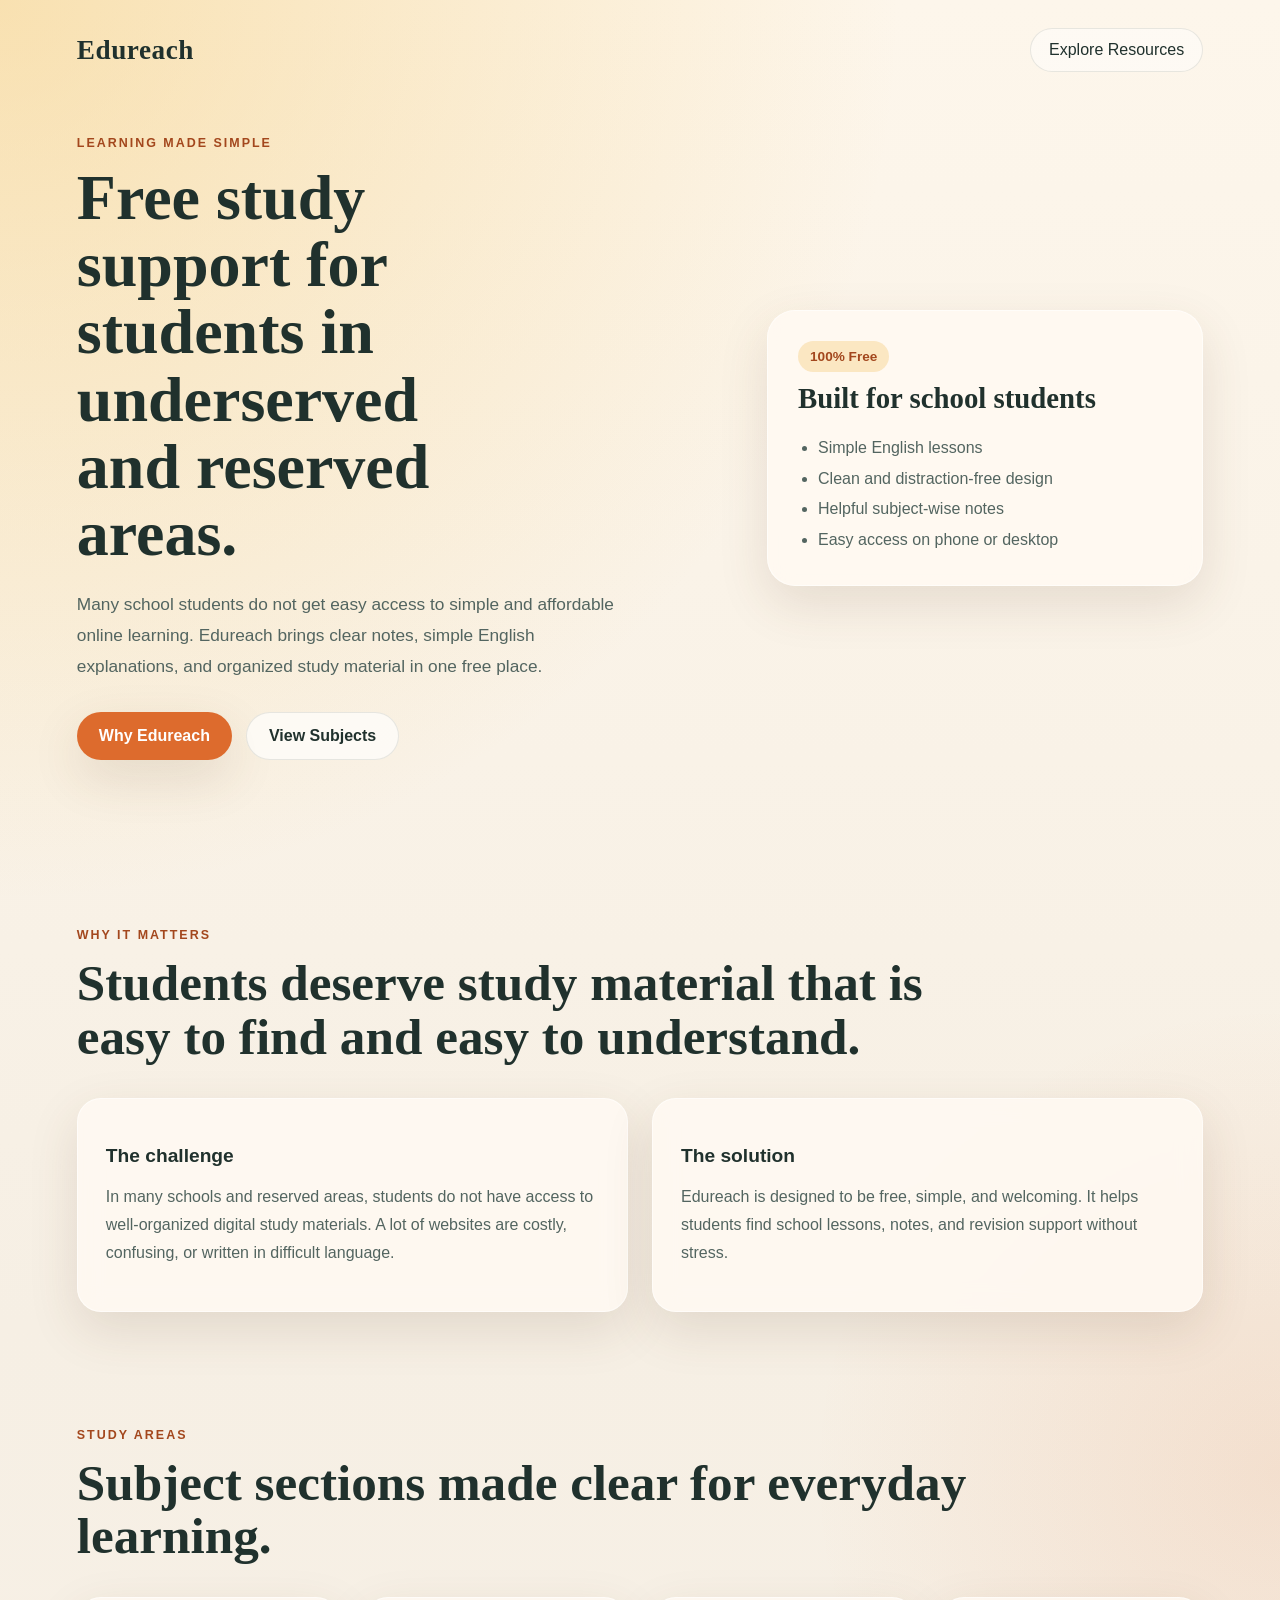
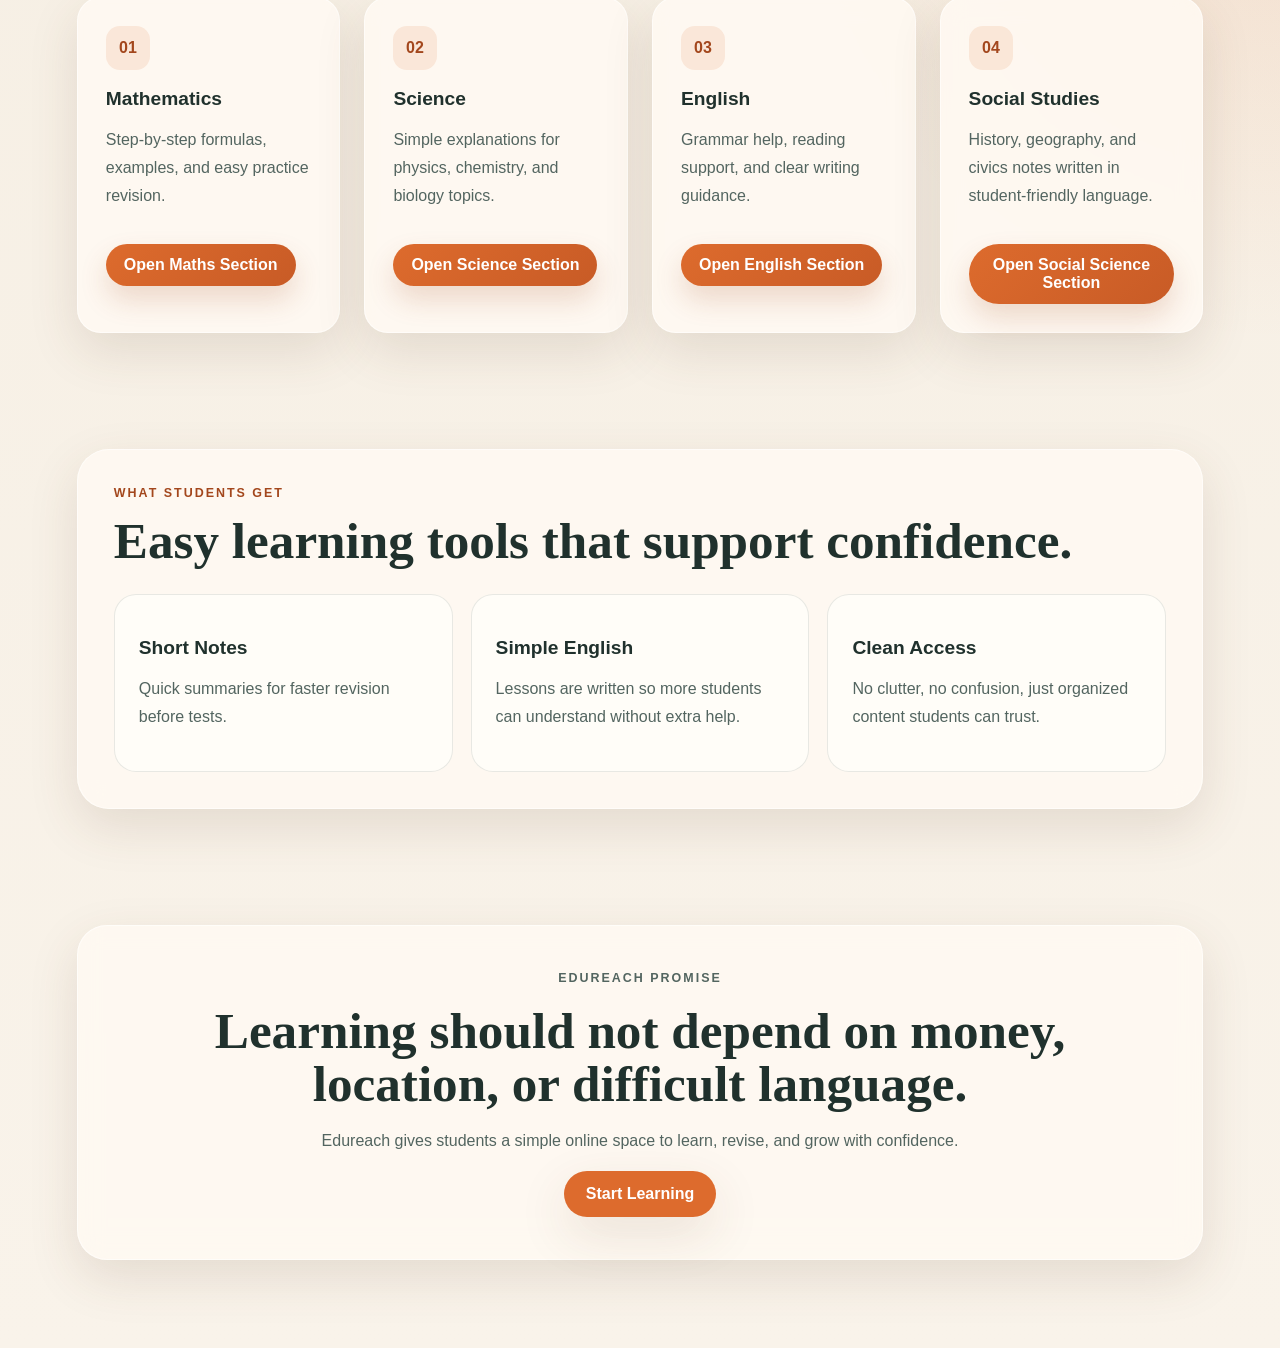
<file: index.html>
<!DOCTYPE html>
<html lang="en">
<head>
  <meta charset="UTF-8">
  <meta name="viewport" content="width=device-width, initial-scale=1.0">
  <title>Edureach | Free Study Resources for School Students</title>
  <link rel="stylesheet" href="styles.css">
</head>
<body id="top">
  <header class="hero">
    <nav class="topbar">
      <div class="brand">Edureach</div>
      <a class="nav-link" href="#resources">Explore Resources</a>
    </nav>

    <section class="hero-content">
      <div class="hero-text fade-up delay-1">
        <p class="eyebrow">Learning Made Simple</p>
        <h1>Free study support for students in underserved and reserved areas.</h1>
        <p class="lead">
          Many school students do not get easy access to simple and affordable online learning.
          Edureach brings clear notes, simple English explanations, and organized study material in one free place.
        </p>
        <div class="hero-actions">
          <a class="button primary" href="#about">Why Edureach</a>
          <a class="button secondary" href="#subjects">View Subjects</a>
        </div>
      </div>

      <div class="hero-card fade-up delay-2">
        <div class="card-badge">100% Free</div>
        <h2>Built for school students</h2>
        <ul>
          <li>Simple English lessons</li>
          <li>Clean and distraction-free design</li>
          <li>Helpful subject-wise notes</li>
          <li>Easy access on phone or desktop</li>
        </ul>
      </div>
    </section>
  </header>

  <main>
    <section class="problem section" id="about">
      <div class="section-heading fade-up delay-1">
        <p class="eyebrow">Why It Matters</p>
        <h2>Students deserve study material that is easy to find and easy to understand.</h2>
      </div>

      <div class="problem-grid">
        <article class="info-box fade-up delay-1">
          <h3>The challenge</h3>
          <p>
            In many schools and reserved areas, students do not have access to well-organized digital study materials.
            A lot of websites are costly, confusing, or written in difficult language.
          </p>
        </article>

        <article class="info-box fade-up delay-2">
          <h3>The solution</h3>
          <p>
            Edureach is designed to be free, simple, and welcoming. It helps students find school lessons,
            notes, and revision support without stress.
          </p>
        </article>
      </div>
    </section>

    <section class="subjects section" id="subjects">
      <div class="section-heading fade-up delay-1">
        <p class="eyebrow">Study Areas</p>
        <h2>Subject sections made clear for everyday learning.</h2>
      </div>

      <div class="subjects-grid">
        <article class="subject-card fade-up delay-1">
          <span>01</span>
          <h3>Mathematics</h3>
          <p>Step-by-step formulas, examples, and easy practice revision.</p>
          <button class="subject-link" onclick="window.location.href='maths.html'">Open Maths Section</button>
        </article>

        <article class="subject-card fade-up delay-2">
          <span>02</span>
          <h3>Science</h3>
          <p>Simple explanations for physics, chemistry, and biology topics.</p>
          <button class="subject-link" onclick="window.location.href='science.html'">Open Science Section</button>
        </article>

        <article class="subject-card fade-up delay-3">
          <span>03</span>
          <h3>English</h3>
          <p>Grammar help, reading support, and clear writing guidance.</p>
          <button class="subject-link" onclick="window.location.href='english.html'">Open English Section</button>
        </article>

        <article class="subject-card fade-up delay-4">
          <span>04</span>
          <h3>Social Studies</h3>
          <p>History, geography, and civics notes written in student-friendly language.</p>
          <button class="subject-link" onclick="window.location.href='social-science.html'">Open Social Science Section</button>
        </article>
      </div>
    </section>

    <section class="resources section" id="resources">
      <div class="resource-panel fade-up delay-1">
        <div>
          <p class="eyebrow">What Students Get</p>
          <h2>Easy learning tools that support confidence.</h2>
        </div>

        <div class="resource-list">
          <div class="resource-item">
            <h3>Short Notes</h3>
            <p>Quick summaries for faster revision before tests.</p>
          </div>
          <div class="resource-item">
            <h3>Simple English</h3>
            <p>Lessons are written so more students can understand without extra help.</p>
          </div>
          <div class="resource-item">
            <h3>Clean Access</h3>
            <p>No clutter, no confusion, just organized content students can trust.</p>
          </div>
        </div>
      </div>
    </section>

    <section class="cta section">
      <div class="cta-box fade-up delay-2">
        <p class="eyebrow">Edureach Promise</p>
        <h2>Learning should not depend on money, location, or difficult language.</h2>
        <p>
          Edureach gives students a simple online space to learn, revise, and grow with confidence.
        </p>
        <a class="button primary" href="#top">Start Learning</a>
      </div>
    </section>
  </main>
</body>
</html>
</file>
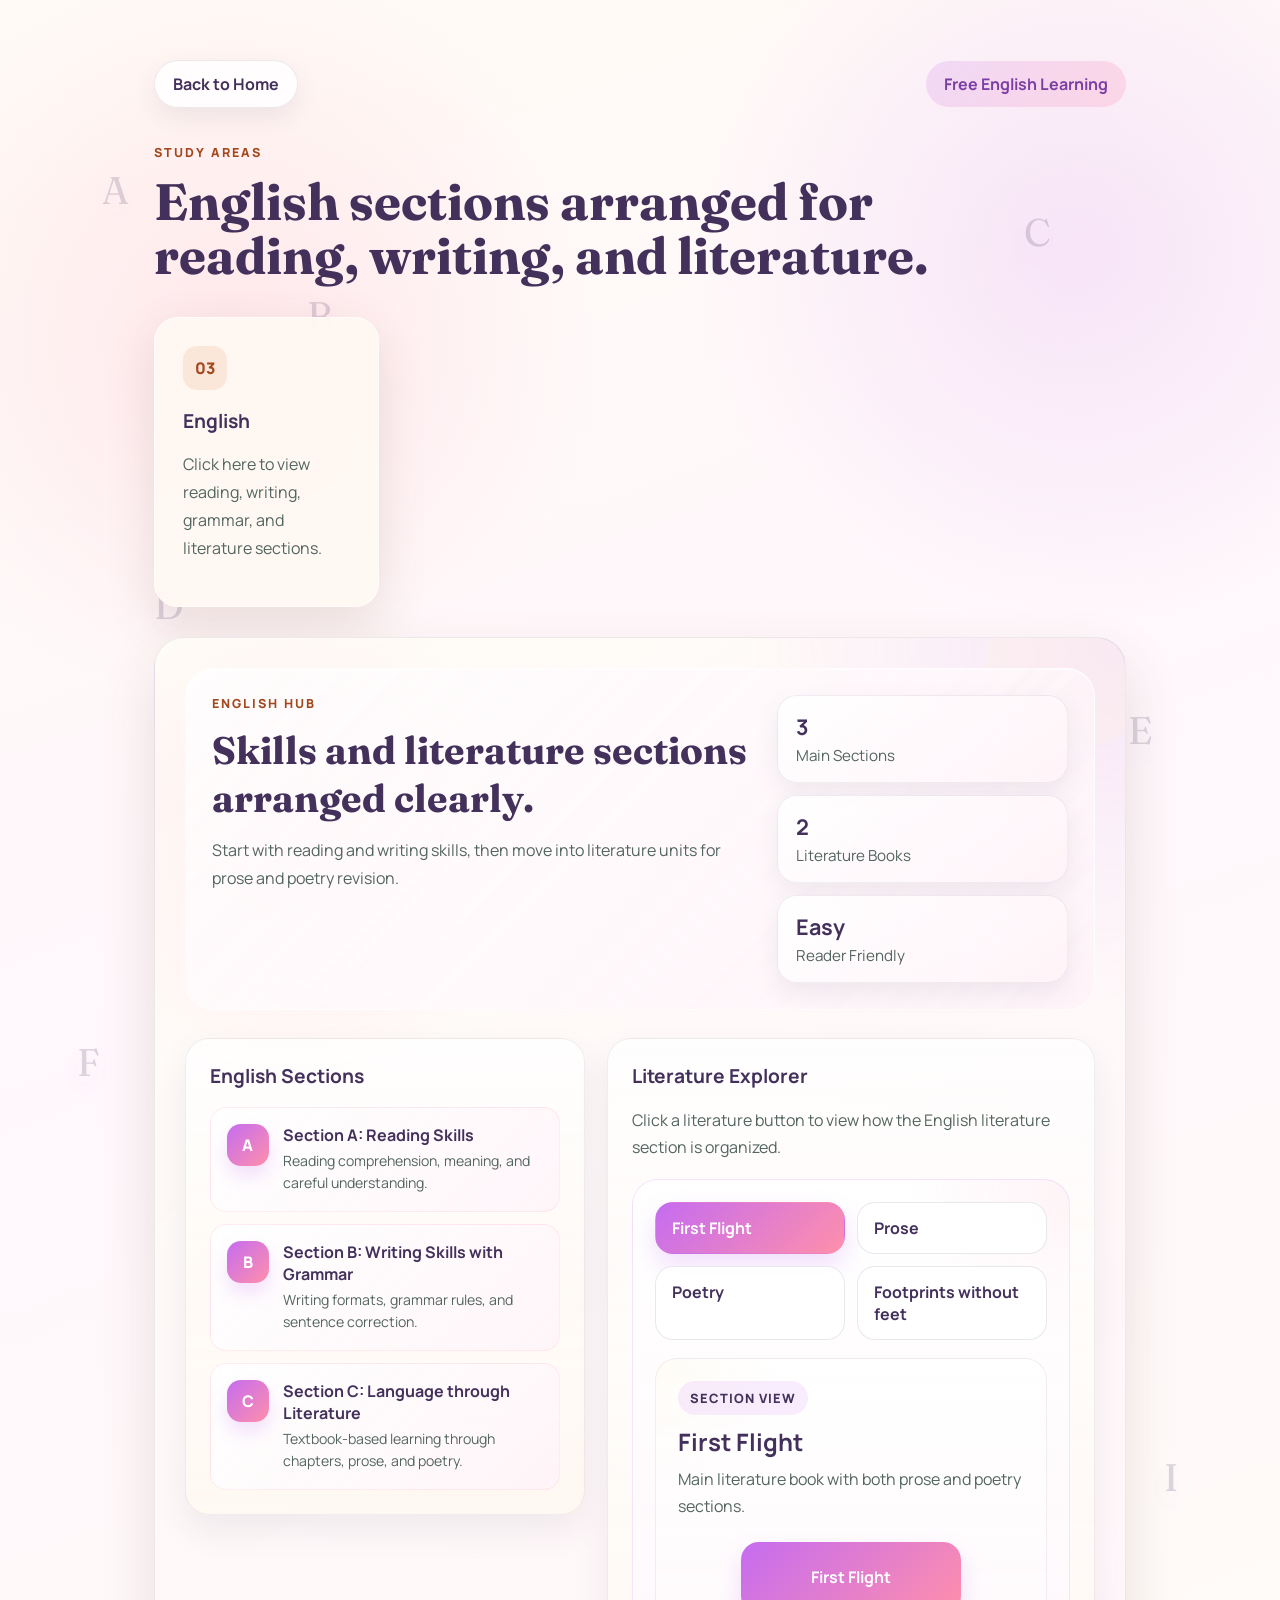
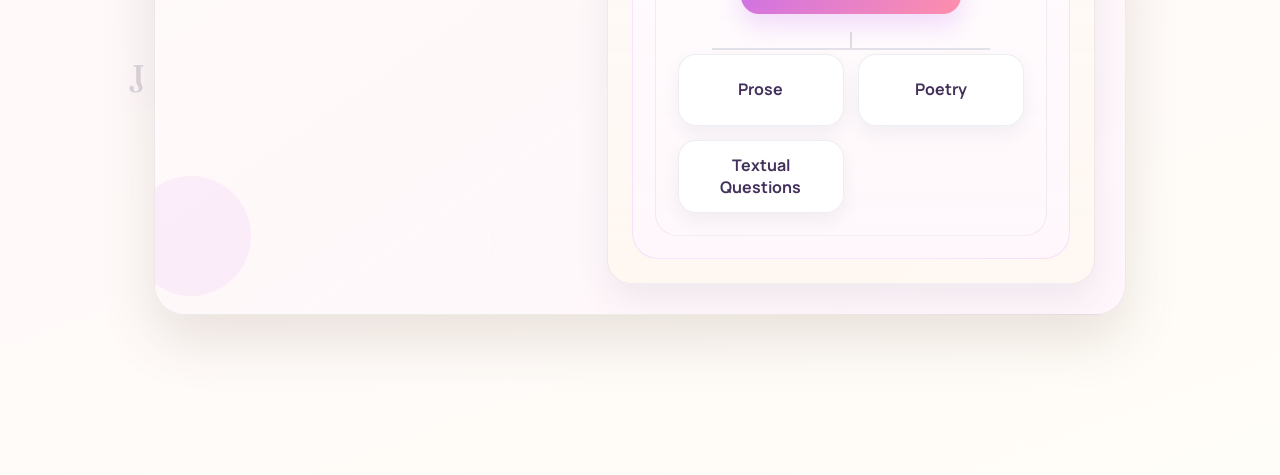
<file: english.html>
<!DOCTYPE html>
<html lang="en">
<head>
  <meta charset="UTF-8">
  <meta name="viewport" content="width=device-width, initial-scale=1.0">
  <title>Edureach | English Resources</title>
  <link rel="preconnect" href="https://fonts.googleapis.com">
  <link rel="preconnect" href="https://fonts.gstatic.com" crossorigin>
  <link href="https://fonts.googleapis.com/css2?family=Fraunces:opsz,wght@9..144,600;9..144,700&family=Manrope:wght@400;500;600;700;800&display=swap" rel="stylesheet">
  <link rel="stylesheet" href="styles.css">
</head>
<body class="english-page">
  <main class="english-shell">
    <div class="english-letters" aria-hidden="true">
      <span>A</span>
      <span>B</span>
      <span>C</span>
      <span>D</span>
      <span>E</span>
      <span>F</span>
      <span>G</span>
      <span>H</span>
      <span>I</span>
      <span>J</span>
      <span>K</span>
      <span>L</span>
    </div>

    <section class="subjects section maths-stage" id="subjects">
      <nav class="maths-topbar fade-up delay-1">
        <a class="maths-backlink english-backlink" href="index.html">Back to Home</a>
        <span class="maths-mini-badge english-badge">Free English Learning</span>
      </nav>

      <div class="section-heading fade-up delay-1">
        <p class="eyebrow">Study Areas</p>
        <h2>English sections arranged for reading, writing, and literature.</h2>
      </div>

      <div class="subjects-grid">
        <article class="subject-card fade-up delay-1" onclick="toggleEnglishContent()">
          <span>03</span>
          <h3>English</h3>
          <p>Click here to view reading, writing, grammar, and literature sections.</p>
        </article>
      </div>

      <div id="english-content" class="maths-content show english-content">
        <div class="maths-header english-header">
          <div class="maths-header-copy">
            <p class="eyebrow">English Hub</p>
            <h3>Skills and literature sections arranged clearly.</h3>
            <p class="maths-intro">
              Start with reading and writing skills, then move into literature units for prose and poetry revision.
            </p>
          </div>

          <div class="maths-highlights">
            <div class="maths-highlight english-highlight">
              <strong>3</strong>
              <span>Main Sections</span>
            </div>
            <div class="maths-highlight english-highlight">
              <strong>2</strong>
              <span>Literature Books</span>
            </div>
            <div class="maths-highlight english-highlight">
              <strong>Easy</strong>
              <span>Reader Friendly</span>
            </div>
          </div>
        </div>

        <div class="maths-grid">
          <div class="maths-panel english-panel">
            <h3>English Sections</h3>
            <ul class="notes-list">
              <li>
                <a href="#">
                  <span class="note-icon english-icon">A</span>
                  <span class="note-copy">
                    <strong>Section A: Reading Skills</strong>
                    <small>Reading comprehension, meaning, and careful understanding.</small>
                  </span>
                </a>
              </li>
              <li>
                <a href="#">
                  <span class="note-icon english-icon">B</span>
                  <span class="note-copy">
                    <strong>Section B: Writing Skills with Grammar</strong>
                    <small>Writing formats, grammar rules, and sentence correction.</small>
                  </span>
                </a>
              </li>
              <li>
                <a href="#">
                  <span class="note-icon english-icon">C</span>
                  <span class="note-copy">
                    <strong>Section C: Language through Literature</strong>
                    <small>Textbook-based learning through chapters, prose, and poetry.</small>
                  </span>
                </a>
              </li>
            </ul>
          </div>

          <div class="maths-panel english-panel">
            <div class="mindmap-heading">
              <h3>Literature Explorer</h3>
              <p>Click a literature button to view how the English literature section is organized.</p>
            </div>

            <div class="mindmap-board english-board">
              <div class="mindmap-buttons english-buttons" aria-label="English literature sections">
                <a class="mindmap-topic english-topic active" href="mindmap-viewer.html?subject=english&topic=first-flight" target="_blank" rel="noopener noreferrer" onclick="selectEnglishSection('firstFlight', this)">First Flight</a>
                <a class="mindmap-topic english-topic" href="mindmap-viewer.html?subject=english&topic=prose" target="_blank" rel="noopener noreferrer" onclick="selectEnglishSection('prose', this)">Prose</a>
                <a class="mindmap-topic english-topic" href="mindmap-viewer.html?subject=english&topic=poetry" target="_blank" rel="noopener noreferrer" onclick="selectEnglishSection('poetry', this)">Poetry</a>
                <a class="mindmap-topic english-topic" href="mindmap-viewer.html?subject=english&topic=footprints-without-feet" target="_blank" rel="noopener noreferrer" onclick="selectEnglishSection('footprints', this)">Footprints without feet</a>
              </div>

              <div class="mindmap-display english-display">
                <div class="mindmap-display-head">
                  <span class="mindmap-badge english-display-badge">Section View</span>
                  <h4 id="english-title">First Flight</h4>
                  <p id="english-summary">Main literature book with both prose and poetry sections.</p>
                </div>

                <div class="mindmap-flow">
                  <div class="mindmap-node root-node english-root" id="english-root">First Flight</div>
                  <div class="mindmap-children" id="english-children">
                    <div class="mindmap-node child-node english-child">Prose</div>
                    <div class="mindmap-node child-node english-child">Poetry</div>
                    <div class="mindmap-node child-node english-child">Textual Questions</div>
                  </div>
                </div>
              </div>
            </div>
          </div>
        </div>
      </div>
    </section>
  </main>

  <script>
    const englishSectionData = {
      firstFlight: {
        title: "First Flight",
        summary: "Main literature book with both prose and poetry sections.",
        root: "First Flight",
        children: ["Prose", "Poetry", "Textual Questions"]
      },
      prose: {
        title: "Prose",
        summary: "Stories and chapters focused on understanding theme, message, and events.",
        root: "Prose",
        children: ["Characters", "Theme", "Important Questions"]
      },
      poetry: {
        title: "Poetry",
        summary: "Poems with meaning, poetic devices, and central ideas.",
        root: "Poetry",
        children: ["Meaning", "Poetic Devices", "Theme"]
      },
      footprints: {
        title: "Footprints without feet",
        summary: "Supplementary literature with chapter-wise understanding and revision.",
        root: "Footprints without feet",
        children: ["Chapter Summary", "Characters", "Revision Points"]
      }
    };

    function toggleEnglishContent() {
      document.getElementById("english-content").classList.toggle("show");
    }

    function selectEnglishSection(section, button) {
      const data = englishSectionData[section];
      if (!data) return;

      document.getElementById("english-title").textContent = data.title;
      document.getElementById("english-summary").textContent = data.summary;
      document.getElementById("english-root").textContent = data.root;
      document.getElementById("english-children").innerHTML = data.children
        .map((item) => `<div class="mindmap-node child-node english-child">${item}</div>`)
        .join("");

      document.querySelectorAll(".english-topic").forEach((sectionButton) => {
        sectionButton.classList.remove("active");
      });

      if (button) {
        button.classList.add("active");
      }
    }
  </script>
</body>
</html>
</file>
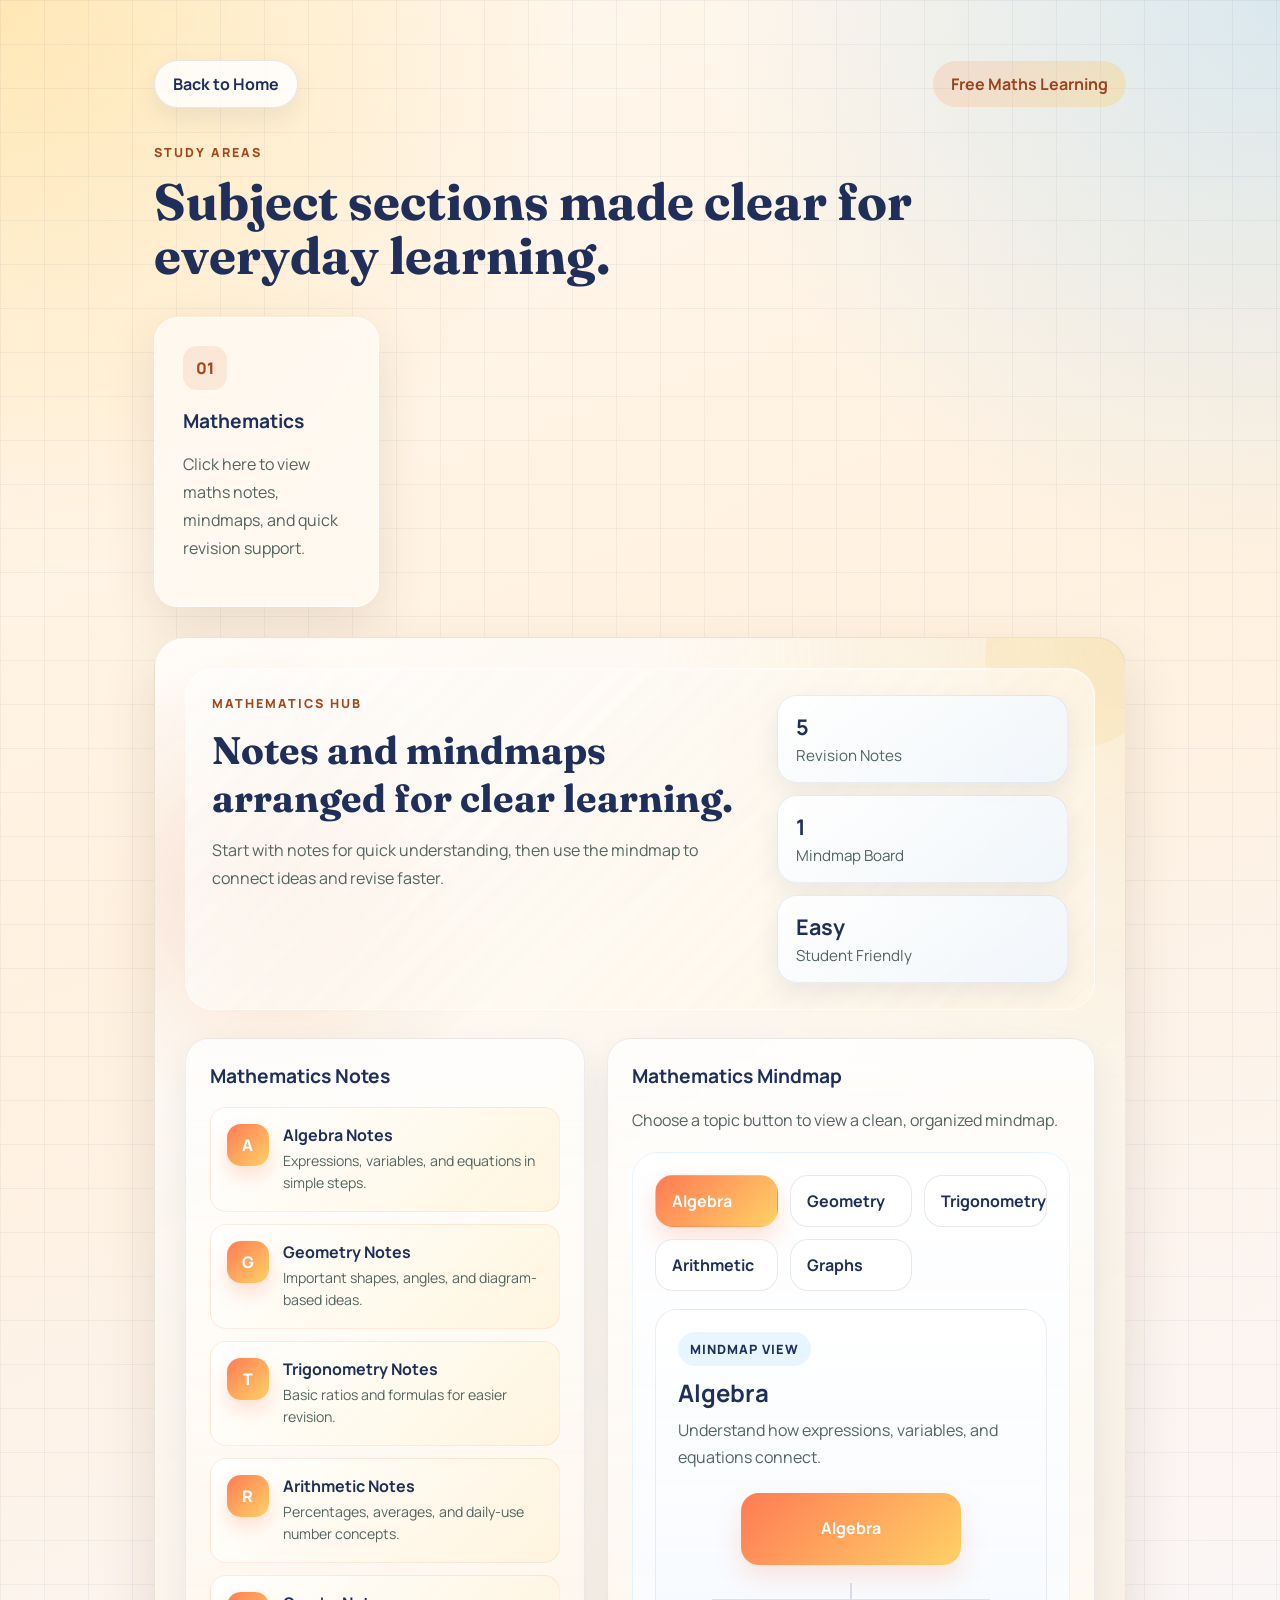
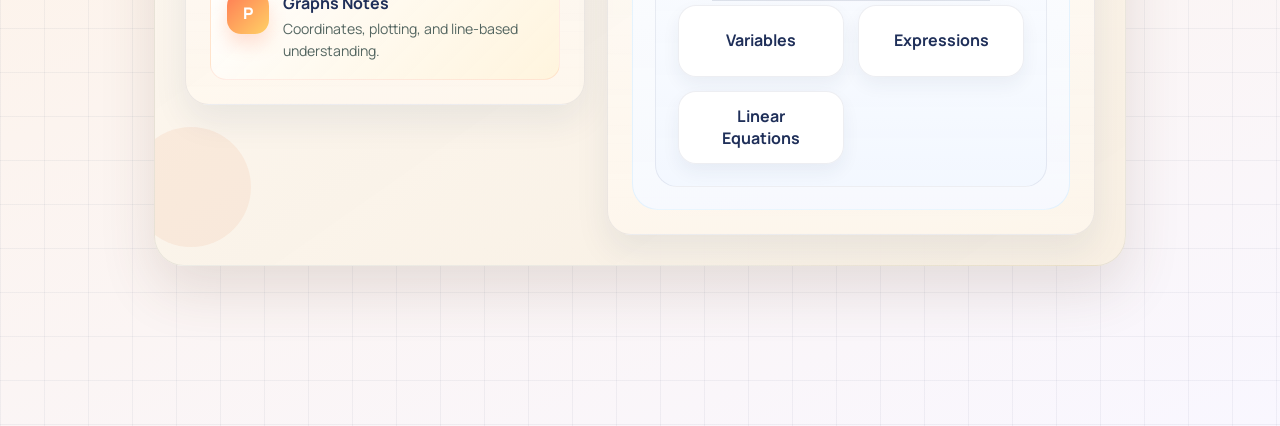
<file: maths.html>
<!DOCTYPE html>
<html lang="en">
<head>
  <meta charset="UTF-8">
  <meta name="viewport" content="width=device-width, initial-scale=1.0">
  <title>Edureach | Mathematics Resources</title>
  <link rel="preconnect" href="https://fonts.googleapis.com">
  <link rel="preconnect" href="https://fonts.gstatic.com" crossorigin>
  <link href="https://fonts.googleapis.com/css2?family=Fraunces:opsz,wght@9..144,600;9..144,700&family=Manrope:wght@400;500;600;700;800&display=swap" rel="stylesheet">
  <link rel="stylesheet" href="styles.css">
</head>
<body class="maths-page">
  <main class="maths-shell">
    <section class="subjects section maths-stage" id="subjects">
      <nav class="maths-topbar fade-up delay-1">
        <a class="maths-backlink" href="index.html">Back to Home</a>
        <span class="maths-mini-badge">Free Maths Learning</span>
      </nav>

      <div class="section-heading fade-up delay-1">
        <p class="eyebrow">Study Areas</p>
        <h2>Subject sections made clear for everyday learning.</h2>
      </div>

      <div class="subjects-grid">
        <article class="subject-card fade-up delay-1" onclick="toggleMathsContent()">
          <span>01</span>
          <h3>Mathematics</h3>
          <p>Click here to view maths notes, mindmaps, and quick revision support.</p>
        </article>
      </div>

      <div id="maths-content" class="maths-content show">
        <div class="maths-header">
          <div class="maths-header-copy">
            <p class="eyebrow">Mathematics Hub</p>
            <h3>Notes and mindmaps arranged for clear learning.</h3>
            <p class="maths-intro">
              Start with notes for quick understanding, then use the mindmap to connect ideas and revise faster.
            </p>
          </div>

          <div class="maths-highlights">
            <div class="maths-highlight">
              <strong>5</strong>
              <span>Revision Notes</span>
            </div>
            <div class="maths-highlight">
              <strong>1</strong>
              <span>Mindmap Board</span>
            </div>
            <div class="maths-highlight">
              <strong>Easy</strong>
              <span>Student Friendly</span>
            </div>
          </div>
        </div>

        <div class="maths-grid">
          <div class="maths-panel">
            <h3>Mathematics Notes</h3>
            <ul class="notes-list">
              <li>
                <a href="notes/algebra.pdf" target="_blank">
                  <span class="note-icon">A</span>
                  <span class="note-copy">
                    <strong>Algebra Notes</strong>
                    <small>Expressions, variables, and equations in simple steps.</small>
                  </span>
                </a>
              </li>
              <li>
                <a href="notes/geometry.pdf" target="_blank">
                  <span class="note-icon">G</span>
                  <span class="note-copy">
                    <strong>Geometry Notes</strong>
                    <small>Important shapes, angles, and diagram-based ideas.</small>
                  </span>
                </a>
              </li>
              <li>
                <a href="notes/trigonometry.pdf" target="_blank">
                  <span class="note-icon">T</span>
                  <span class="note-copy">
                    <strong>Trigonometry Notes</strong>
                    <small>Basic ratios and formulas for easier revision.</small>
                  </span>
                </a>
              </li>
              <li>
                <a href="notes/arithmetic.pdf" target="_blank">
                  <span class="note-icon">R</span>
                  <span class="note-copy">
                    <strong>Arithmetic Notes</strong>
                    <small>Percentages, averages, and daily-use number concepts.</small>
                  </span>
                </a>
              </li>
              <li>
                <a href="notes/graphs.pdf" target="_blank">
                  <span class="note-icon">P</span>
                  <span class="note-copy">
                    <strong>Graphs Notes</strong>
                    <small>Coordinates, plotting, and line-based understanding.</small>
                  </span>
                </a>
              </li>
            </ul>
          </div>

          <div class="maths-panel">
            <div class="mindmap-heading">
              <h3>Mathematics Mindmap</h3>
              <p>Choose a topic button to view a clean, organized mindmap.</p>
            </div>

            <div class="mindmap-board">
              <div class="mindmap-buttons" aria-label="Mathematics topics">
                <a class="mindmap-topic active" href="mindmap-viewer.html?subject=maths&topic=algebra" target="_blank" rel="noopener noreferrer" onclick="selectMindmap('algebra', this)">Algebra</a>
                <a class="mindmap-topic" href="mindmap-viewer.html?subject=maths&topic=geometry" target="_blank" rel="noopener noreferrer" onclick="selectMindmap('geometry', this)">Geometry</a>
                <a class="mindmap-topic" href="mindmap-viewer.html?subject=maths&topic=trigonometry" target="_blank" rel="noopener noreferrer" onclick="selectMindmap('trigonometry', this)">Trigonometry</a>
                <a class="mindmap-topic" href="mindmap-viewer.html?subject=maths&topic=arithmetic" target="_blank" rel="noopener noreferrer" onclick="selectMindmap('arithmetic', this)">Arithmetic</a>
                <a class="mindmap-topic" href="mindmap-viewer.html?subject=maths&topic=graphs" target="_blank" rel="noopener noreferrer" onclick="selectMindmap('graphs', this)">Graphs</a>
              </div>

              <div class="mindmap-display">
                <div class="mindmap-display-head">
                  <span class="mindmap-badge">Mindmap View</span>
                  <h4 id="mindmap-title">Algebra</h4>
                  <p id="mindmap-summary">Understand how expressions, variables, and equations connect.</p>
                </div>

                <div class="mindmap-flow">
                  <div class="mindmap-node root-node" id="mindmap-root">Algebra</div>
                  <div class="mindmap-children" id="mindmap-children">
                    <div class="mindmap-node child-node">Variables</div>
                    <div class="mindmap-node child-node">Expressions</div>
                    <div class="mindmap-node child-node">Linear Equations</div>
                  </div>
                </div>
              </div>
            </div>
          </div>
        </div>
      </div>
    </section>
  </main>

  <script>
    const mindmapData = {
      algebra: {
        title: "Algebra",
        summary: "Understand how expressions, variables, and equations connect.",
        root: "Algebra",
        children: ["Variables", "Expressions", "Linear Equations"]
      },
      geometry: {
        title: "Geometry",
        summary: "See how shapes, lines, and angles are linked in one topic.",
        root: "Geometry",
        children: ["Shapes", "Angles", "Constructions"]
      },
      trigonometry: {
        title: "Trigonometry",
        summary: "Connect triangle ratios with identities and formula use.",
        root: "Trigonometry",
        children: ["Ratios", "Identities", "Formulas"]
      },
      arithmetic: {
        title: "Arithmetic",
        summary: "Revise everyday number topics in a simple linked flow.",
        root: "Arithmetic",
        children: ["Percentages", "Profit and Loss", "Averages"]
      },
      graphs: {
        title: "Graphs",
        summary: "Organize graph ideas from coordinates to straight lines.",
        root: "Graphs",
        children: ["Coordinates", "Plotting", "Lines"]
      }
    };

    function toggleMathsContent() {
      document.getElementById("maths-content").classList.toggle("show");
    }

    function selectMindmap(topic, button) {
      const data = mindmapData[topic];
      if (!data) return;

      document.getElementById("mindmap-title").textContent = data.title;
      document.getElementById("mindmap-summary").textContent = data.summary;
      document.getElementById("mindmap-root").textContent = data.root;
      document.getElementById("mindmap-children").innerHTML = data.children
        .map((item) => `<div class="mindmap-node child-node">${item}</div>`)
        .join("");

      document.querySelectorAll(".mindmap-topic").forEach((topicButton) => {
        topicButton.classList.remove("active");
      });

      if (button) {
        button.classList.add("active");
      }
    }
  </script>
</body>
</html>
</file>
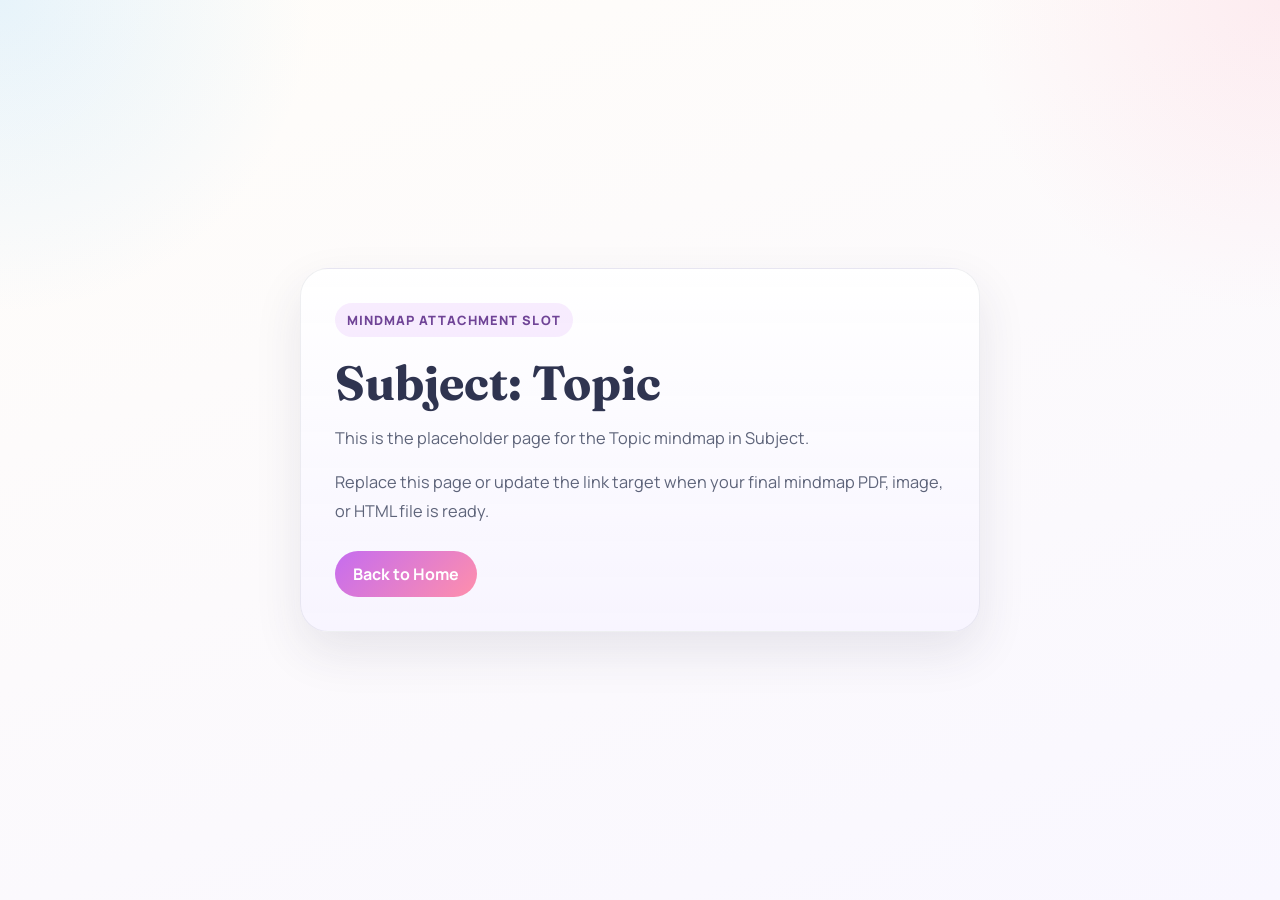
<file: mindmap-viewer.html>
<!DOCTYPE html>
<html lang="en">
<head>
  <meta charset="UTF-8">
  <meta name="viewport" content="width=device-width, initial-scale=1.0">
  <title>Edureach | Mindmap Viewer</title>
  <link rel="preconnect" href="https://fonts.googleapis.com">
  <link rel="preconnect" href="https://fonts.gstatic.com" crossorigin>
  <link href="https://fonts.googleapis.com/css2?family=Fraunces:opsz,wght@9..144,600;9..144,700&family=Manrope:wght@400;500;600;700;800&display=swap" rel="stylesheet">
  <link rel="stylesheet" href="styles.css">
</head>
<body class="mindmap-viewer-page">
  <main class="mindmap-viewer-shell">
    <section class="mindmap-viewer-card">
      <span class="mindmap-viewer-badge">Mindmap Attachment Slot</span>
      <h1 id="viewer-title">Mindmap</h1>
      <p id="viewer-text">Attach your mindmap file here later.</p>
      <p class="mindmap-viewer-note">
        Replace this page or update the link target when your final mindmap PDF, image, or HTML file is ready.
      </p>
      <a class="mindmap-viewer-back" href="index.html">Back to Home</a>
    </section>
  </main>

  <script>
    const params = new URLSearchParams(window.location.search);
    const subject = (params.get("subject") || "subject").replace(/-/g, " ");
    const topic = (params.get("topic") || "topic").replace(/-/g, " ");

    const pretty = (value) => value.replace(/\b\w/g, (match) => match.toUpperCase());

    document.getElementById("viewer-title").textContent = `${pretty(subject)}: ${pretty(topic)}`;
    document.getElementById("viewer-text").textContent =
      `This is the placeholder page for the ${pretty(topic)} mindmap in ${pretty(subject)}.`;
  </script>
</body>
</html>
</file>
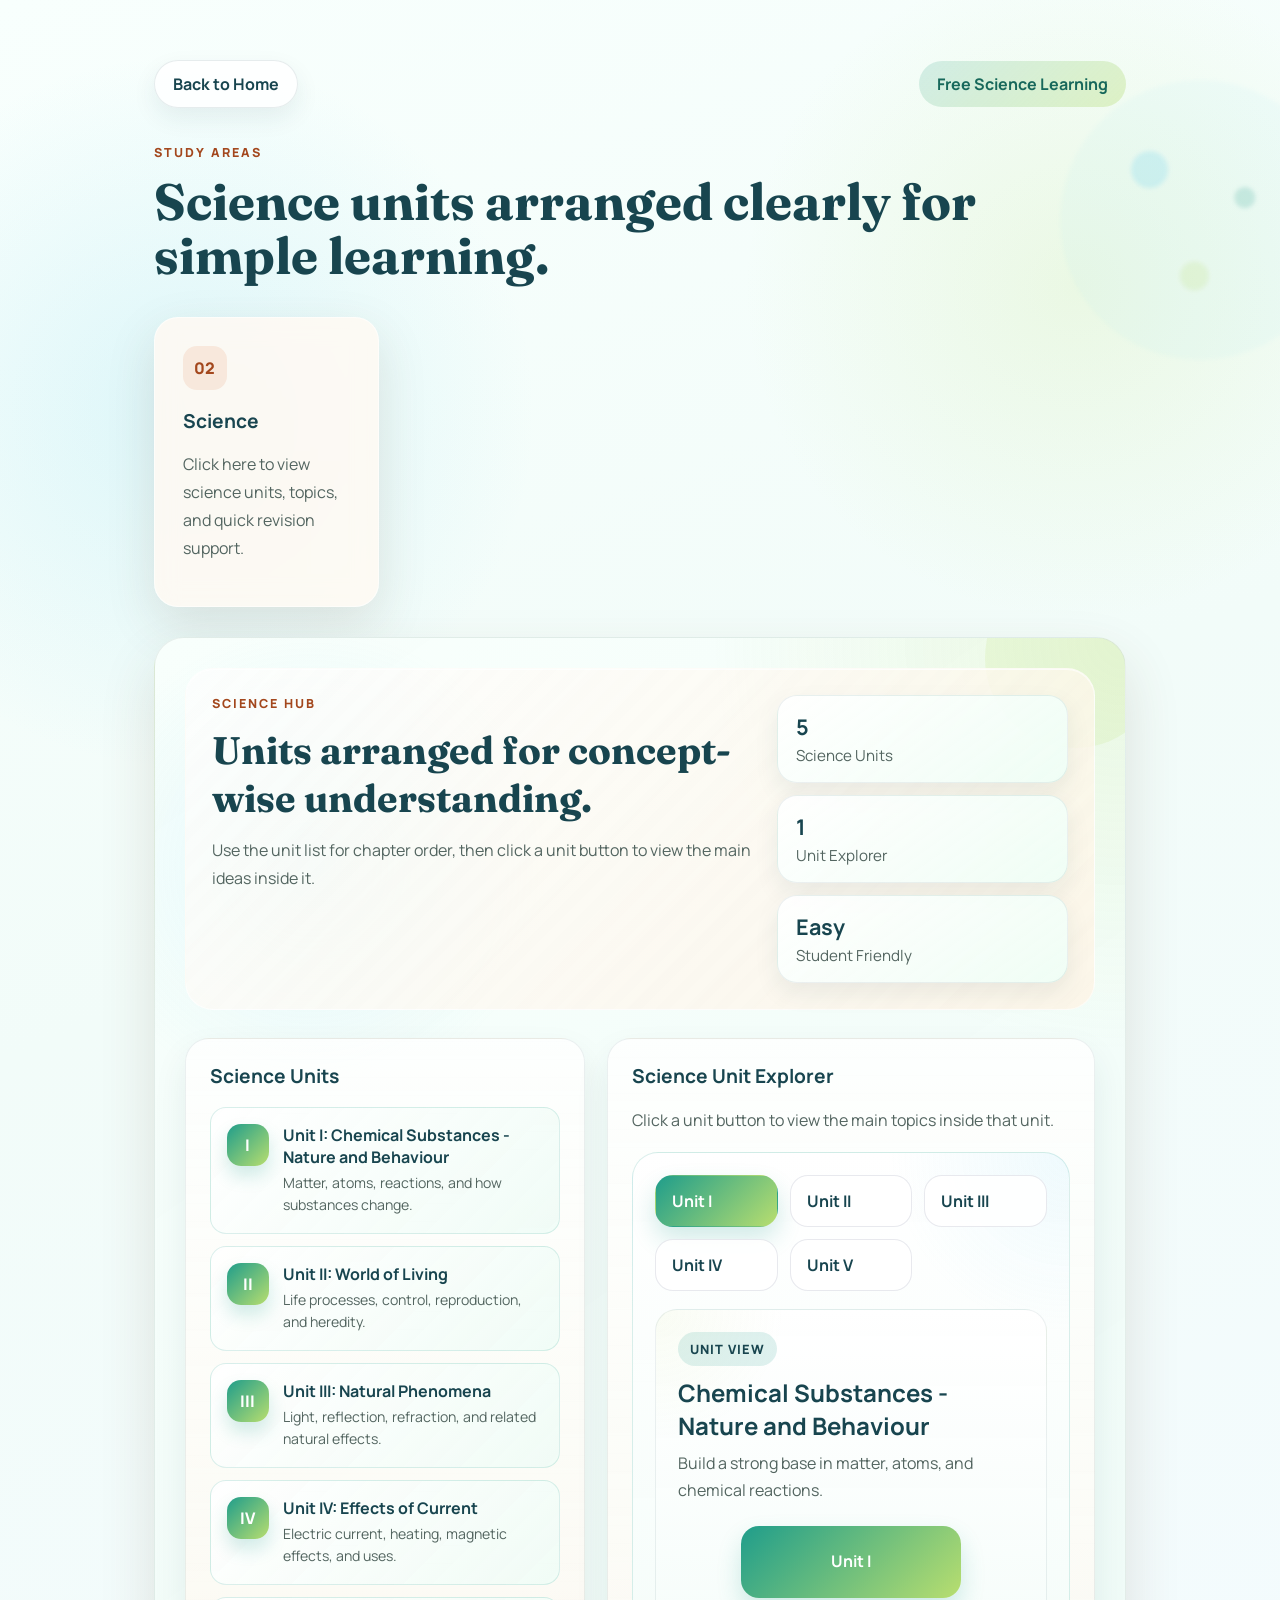
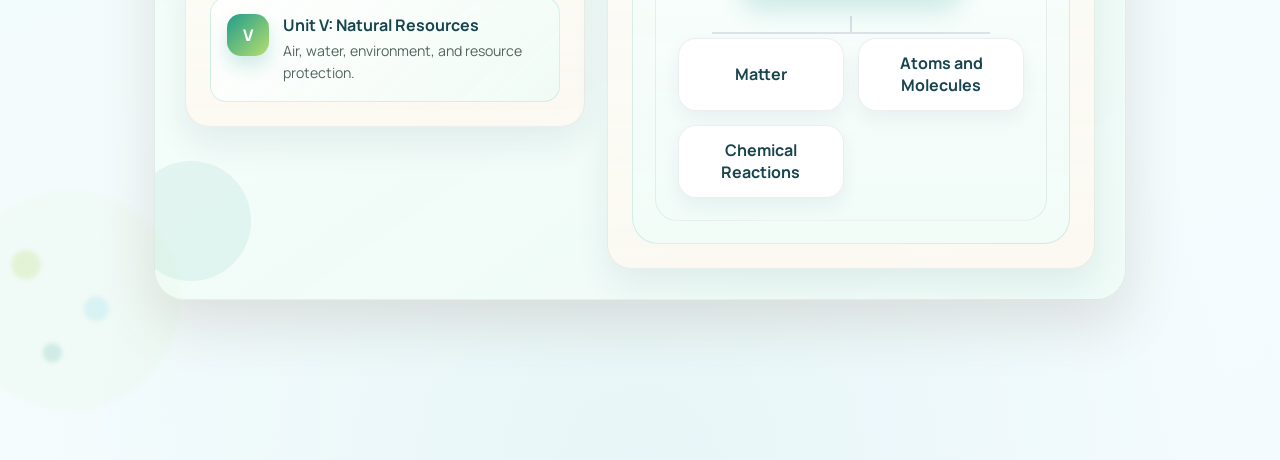
<file: science.html>
<!DOCTYPE html>
<html lang="en">
<head>
  <meta charset="UTF-8">
  <meta name="viewport" content="width=device-width, initial-scale=1.0">
  <title>Edureach | Science Resources</title>
  <link rel="preconnect" href="https://fonts.googleapis.com">
  <link rel="preconnect" href="https://fonts.gstatic.com" crossorigin>
  <link href="https://fonts.googleapis.com/css2?family=Fraunces:opsz,wght@9..144,600;9..144,700&family=Manrope:wght@400;500;600;700;800&display=swap" rel="stylesheet">
  <link rel="stylesheet" href="styles.css">
</head>
<body class="science-page">
  <main class="science-shell">
    <section class="subjects section maths-stage" id="subjects">
      <nav class="maths-topbar fade-up delay-1">
        <a class="maths-backlink" href="index.html">Back to Home</a>
        <span class="maths-mini-badge science-badge">Free Science Learning</span>
      </nav>

      <div class="section-heading fade-up delay-1">
        <p class="eyebrow">Study Areas</p>
        <h2>Science units arranged clearly for simple learning.</h2>
      </div>

      <div class="subjects-grid">
        <article class="subject-card fade-up delay-1" onclick="toggleScienceContent()">
          <span>02</span>
          <h3>Science</h3>
          <p>Click here to view science units, topics, and quick revision support.</p>
        </article>
      </div>

      <div id="science-content" class="maths-content show">
        <div class="maths-header">
          <div class="maths-header-copy">
            <p class="eyebrow">Science Hub</p>
            <h3>Units arranged for concept-wise understanding.</h3>
            <p class="maths-intro">
              Use the unit list for chapter order, then click a unit button to view the main ideas inside it.
            </p>
          </div>

          <div class="maths-highlights">
            <div class="maths-highlight">
              <strong>5</strong>
              <span>Science Units</span>
            </div>
            <div class="maths-highlight">
              <strong>1</strong>
              <span>Unit Explorer</span>
            </div>
            <div class="maths-highlight">
              <strong>Easy</strong>
              <span>Student Friendly</span>
            </div>
          </div>
        </div>

        <div class="maths-grid">
          <div class="maths-panel">
            <h3>Science Units</h3>
            <ul class="notes-list">
              <li>
                <a href="#">
                  <span class="note-icon science-icon">I</span>
                  <span class="note-copy">
                    <strong>Unit I: Chemical Substances - Nature and Behaviour</strong>
                    <small>Matter, atoms, reactions, and how substances change.</small>
                  </span>
                </a>
              </li>
              <li>
                <a href="#">
                  <span class="note-icon science-icon">II</span>
                  <span class="note-copy">
                    <strong>Unit II: World of Living</strong>
                    <small>Life processes, control, reproduction, and heredity.</small>
                  </span>
                </a>
              </li>
              <li>
                <a href="#">
                  <span class="note-icon science-icon">III</span>
                  <span class="note-copy">
                    <strong>Unit III: Natural Phenomena</strong>
                    <small>Light, reflection, refraction, and related natural effects.</small>
                  </span>
                </a>
              </li>
              <li>
                <a href="#">
                  <span class="note-icon science-icon">IV</span>
                  <span class="note-copy">
                    <strong>Unit IV: Effects of Current</strong>
                    <small>Electric current, heating, magnetic effects, and uses.</small>
                  </span>
                </a>
              </li>
              <li>
                <a href="#">
                  <span class="note-icon science-icon">V</span>
                  <span class="note-copy">
                    <strong>Unit V: Natural Resources</strong>
                    <small>Air, water, environment, and resource protection.</small>
                  </span>
                </a>
              </li>
            </ul>
          </div>

          <div class="maths-panel">
            <div class="mindmap-heading">
              <h3>Science Unit Explorer</h3>
              <p>Click a unit button to view the main topics inside that unit.</p>
            </div>

            <div class="mindmap-board science-board">
              <div class="mindmap-buttons" aria-label="Science units">
                <a class="mindmap-topic science-topic active" href="mindmap-viewer.html?subject=science&topic=unit1" target="_blank" rel="noopener noreferrer" onclick="selectScienceUnit('unit1', this)">Unit I</a>
                <a class="mindmap-topic science-topic" href="mindmap-viewer.html?subject=science&topic=unit2" target="_blank" rel="noopener noreferrer" onclick="selectScienceUnit('unit2', this)">Unit II</a>
                <a class="mindmap-topic science-topic" href="mindmap-viewer.html?subject=science&topic=unit3" target="_blank" rel="noopener noreferrer" onclick="selectScienceUnit('unit3', this)">Unit III</a>
                <a class="mindmap-topic science-topic" href="mindmap-viewer.html?subject=science&topic=unit4" target="_blank" rel="noopener noreferrer" onclick="selectScienceUnit('unit4', this)">Unit IV</a>
                <a class="mindmap-topic science-topic" href="mindmap-viewer.html?subject=science&topic=unit5" target="_blank" rel="noopener noreferrer" onclick="selectScienceUnit('unit5', this)">Unit V</a>
              </div>

              <div class="mindmap-display science-display">
                <div class="mindmap-display-head">
                  <span class="mindmap-badge science-display-badge">Unit View</span>
                  <h4 id="science-title">Chemical Substances - Nature and Behaviour</h4>
                  <p id="science-summary">Build a strong base in matter, atoms, and chemical reactions.</p>
                </div>

                <div class="mindmap-flow">
                  <div class="mindmap-node root-node science-root" id="science-root">Unit I</div>
                  <div class="mindmap-children" id="science-children">
                    <div class="mindmap-node child-node science-child">Matter</div>
                    <div class="mindmap-node child-node science-child">Atoms and Molecules</div>
                    <div class="mindmap-node child-node science-child">Chemical Reactions</div>
                  </div>
                </div>
              </div>
            </div>
          </div>
        </div>
      </div>
    </section>
  </main>

  <script>
    const scienceUnitData = {
      unit1: {
        title: "Chemical Substances - Nature and Behaviour",
        summary: "Build a strong base in matter, atoms, and chemical reactions.",
        root: "Unit I",
        children: ["Matter", "Atoms and Molecules", "Chemical Reactions"]
      },
      unit2: {
        title: "World of Living",
        summary: "Understand living systems through body functions and heredity.",
        root: "Unit II",
        children: ["Life Processes", "Control and Coordination", "Heredity"]
      },
      unit3: {
        title: "Natural Phenomena",
        summary: "Explore how light and natural effects help us understand the world.",
        root: "Unit III",
        children: ["Light", "Reflection and Refraction", "Human Eye"]
      },
      unit4: {
        title: "Effects of Current",
        summary: "Learn how electric current creates useful heating and magnetic effects.",
        root: "Unit IV",
        children: ["Electric Current", "Heating Effect", "Magnetic Effect"]
      },
      unit5: {
        title: "Natural Resources",
        summary: "Focus on protecting the environment and using resources wisely.",
        root: "Unit V",
        children: ["Air", "Water", "Resource Management"]
      }
    };

    function toggleScienceContent() {
      document.getElementById("science-content").classList.toggle("show");
    }

    function selectScienceUnit(unit, button) {
      const data = scienceUnitData[unit];
      if (!data) return;

      document.getElementById("science-title").textContent = data.title;
      document.getElementById("science-summary").textContent = data.summary;
      document.getElementById("science-root").textContent = data.root;
      document.getElementById("science-children").innerHTML = data.children
        .map((item) => `<div class="mindmap-node child-node science-child">${item}</div>`)
        .join("");

      document.querySelectorAll(".science-topic").forEach((unitButton) => {
        unitButton.classList.remove("active");
      });

      if (button) {
        button.classList.add("active");
      }
    }
  </script>
</body>
</html>
</file>
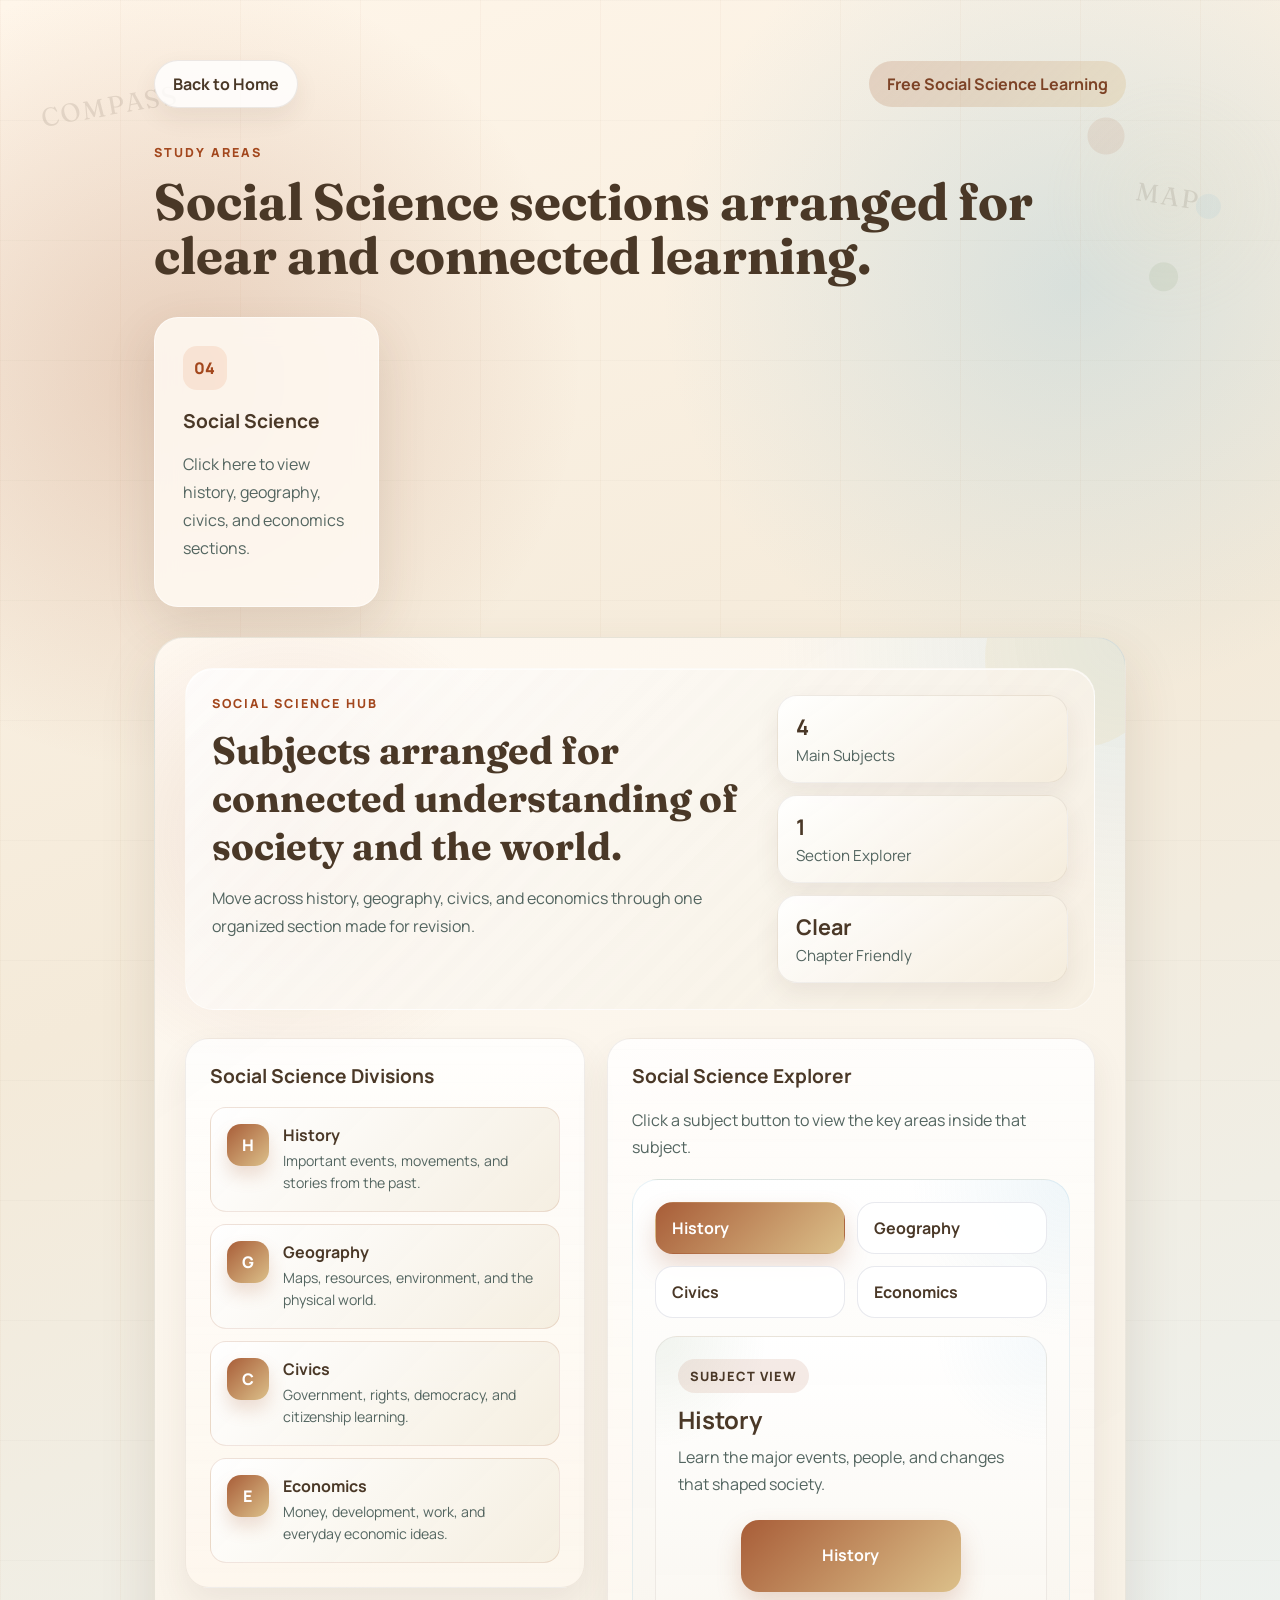
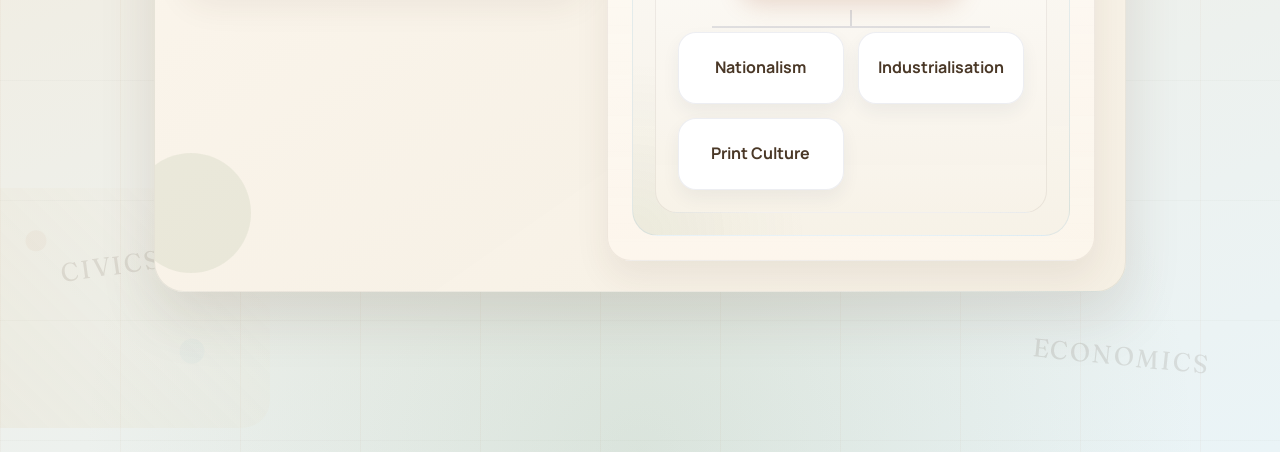
<file: social-science.html>
<!DOCTYPE html>
<html lang="en">
<head>
  <meta charset="UTF-8">
  <meta name="viewport" content="width=device-width, initial-scale=1.0">
  <title>Edureach | Social Science Resources</title>
  <link rel="preconnect" href="https://fonts.googleapis.com">
  <link rel="preconnect" href="https://fonts.gstatic.com" crossorigin>
  <link href="https://fonts.googleapis.com/css2?family=Fraunces:opsz,wght@9..144,600;9..144,700&family=Manrope:wght@400;500;600;700;800&display=swap" rel="stylesheet">
  <link rel="stylesheet" href="styles.css">
</head>
<body class="social-page">
  <main class="social-shell">
    <div class="social-motifs" aria-hidden="true">
      <span class="motif motif-compass">Compass</span>
      <span class="motif motif-map">Map</span>
      <span class="motif motif-pillars">Civics</span>
      <span class="motif motif-coins">Economics</span>
    </div>

    <section class="subjects section maths-stage" id="subjects">
      <nav class="maths-topbar fade-up delay-1">
        <a class="maths-backlink social-backlink" href="index.html">Back to Home</a>
        <span class="maths-mini-badge social-badge">Free Social Science Learning</span>
      </nav>

      <div class="section-heading fade-up delay-1">
        <p class="eyebrow">Study Areas</p>
        <h2>Social Science sections arranged for clear and connected learning.</h2>
      </div>

      <div class="subjects-grid">
        <article class="subject-card fade-up delay-1" onclick="toggleSocialContent()">
          <span>04</span>
          <h3>Social Science</h3>
          <p>Click here to view history, geography, civics, and economics sections.</p>
        </article>
      </div>

      <div id="social-content" class="maths-content show social-content">
        <div class="maths-header social-header">
          <div class="maths-header-copy">
            <p class="eyebrow">Social Science Hub</p>
            <h3>Subjects arranged for connected understanding of society and the world.</h3>
            <p class="maths-intro">
              Move across history, geography, civics, and economics through one organized section made for revision.
            </p>
          </div>

          <div class="maths-highlights">
            <div class="maths-highlight social-highlight">
              <strong>4</strong>
              <span>Main Subjects</span>
            </div>
            <div class="maths-highlight social-highlight">
              <strong>1</strong>
              <span>Section Explorer</span>
            </div>
            <div class="maths-highlight social-highlight">
              <strong>Clear</strong>
              <span>Chapter Friendly</span>
            </div>
          </div>
        </div>

        <div class="maths-grid">
          <div class="maths-panel social-panel">
            <h3>Social Science Divisions</h3>
            <ul class="notes-list">
              <li>
                <a href="#">
                  <span class="note-icon social-icon">H</span>
                  <span class="note-copy">
                    <strong>History</strong>
                    <small>Important events, movements, and stories from the past.</small>
                  </span>
                </a>
              </li>
              <li>
                <a href="#">
                  <span class="note-icon social-icon">G</span>
                  <span class="note-copy">
                    <strong>Geography</strong>
                    <small>Maps, resources, environment, and the physical world.</small>
                  </span>
                </a>
              </li>
              <li>
                <a href="#">
                  <span class="note-icon social-icon">C</span>
                  <span class="note-copy">
                    <strong>Civics</strong>
                    <small>Government, rights, democracy, and citizenship learning.</small>
                  </span>
                </a>
              </li>
              <li>
                <a href="#">
                  <span class="note-icon social-icon">E</span>
                  <span class="note-copy">
                    <strong>Economics</strong>
                    <small>Money, development, work, and everyday economic ideas.</small>
                  </span>
                </a>
              </li>
            </ul>
          </div>

          <div class="maths-panel social-panel">
            <div class="mindmap-heading">
              <h3>Social Science Explorer</h3>
              <p>Click a subject button to view the key areas inside that subject.</p>
            </div>

            <div class="mindmap-board social-board">
              <div class="mindmap-buttons social-buttons" aria-label="Social science subjects">
                <a class="mindmap-topic social-topic active" href="mindmap-viewer.html?subject=social-science&topic=history" target="_blank" rel="noopener noreferrer" onclick="selectSocialSection('history', this)">History</a>
                <a class="mindmap-topic social-topic" href="mindmap-viewer.html?subject=social-science&topic=geography" target="_blank" rel="noopener noreferrer" onclick="selectSocialSection('geography', this)">Geography</a>
                <a class="mindmap-topic social-topic" href="mindmap-viewer.html?subject=social-science&topic=civics" target="_blank" rel="noopener noreferrer" onclick="selectSocialSection('civics', this)">Civics</a>
                <a class="mindmap-topic social-topic" href="mindmap-viewer.html?subject=social-science&topic=economics" target="_blank" rel="noopener noreferrer" onclick="selectSocialSection('economics', this)">Economics</a>
              </div>

              <div class="mindmap-display social-display">
                <div class="mindmap-display-head">
                  <span class="mindmap-badge social-display-badge">Subject View</span>
                  <h4 id="social-title">History</h4>
                  <p id="social-summary">Learn the major events, people, and changes that shaped society.</p>
                </div>

                <div class="mindmap-flow">
                  <div class="mindmap-node root-node social-root" id="social-root">History</div>
                  <div class="mindmap-children" id="social-children">
                    <div class="mindmap-node child-node social-child">Nationalism</div>
                    <div class="mindmap-node child-node social-child">Industrialisation</div>
                    <div class="mindmap-node child-node social-child">Print Culture</div>
                  </div>
                </div>
              </div>
            </div>
          </div>
        </div>
      </div>
    </section>
  </main>

  <script>
    const socialSectionData = {
      history: {
        title: "History",
        summary: "Learn the major events, people, and changes that shaped society.",
        root: "History",
        children: ["Nationalism", "Industrialisation", "Print Culture"]
      },
      geography: {
        title: "Geography",
        summary: "Understand land, resources, climate, and how people use the environment.",
        root: "Geography",
        children: ["Resources", "Agriculture", "Manufacturing"]
      },
      civics: {
        title: "Civics",
        summary: "Study democracy, institutions, and the role of citizens in society.",
        root: "Civics",
        children: ["Power Sharing", "Political Parties", "Outcomes of Democracy"]
      },
      economics: {
        title: "Economics",
        summary: "Connect work, money, development, and economic life in simple terms.",
        root: "Economics",
        children: ["Development", "Sectors of Economy", "Money and Credit"]
      }
    };

    function toggleSocialContent() {
      document.getElementById("social-content").classList.toggle("show");
    }

    function selectSocialSection(section, button) {
      const data = socialSectionData[section];
      if (!data) return;

      document.getElementById("social-title").textContent = data.title;
      document.getElementById("social-summary").textContent = data.summary;
      document.getElementById("social-root").textContent = data.root;
      document.getElementById("social-children").innerHTML = data.children
        .map((item) => `<div class="mindmap-node child-node social-child">${item}</div>`)
        .join("");

      document.querySelectorAll(".social-topic").forEach((sectionButton) => {
        sectionButton.classList.remove("active");
      });

      if (button) {
        button.classList.add("active");
      }
    }
  </script>
</body>
</html>
</file>
<file: styles.css>
:root {
  --bg: #f6efe4;
  --bg-soft: #fff9f1;
  --surface: rgba(255, 250, 243, 0.86);
  --surface-strong: #fffdf8;
  --text: #20312d;
  --muted: #536560;
  --accent: #dd6b2d;
  --accent-dark: #a3471d;
  --highlight: #f3c76a;
  --line: rgba(32, 49, 45, 0.1);
  --shadow: 0 18px 50px rgba(94, 63, 39, 0.13);
  --font-body: "Manrope", "Segoe UI", sans-serif;
  --font-display: "Fraunces", Georgia, serif;
  --maths-ink: #1f2f59;
  --maths-accent: #ff7b54;
  --maths-gold: #ffd166;
  --maths-sky: #79c7ff;
  --science-ink: #18454f;
  --science-accent: #1f9d8b;
  --science-lime: #b8de6f;
  --science-sky: #79d7f0;
  --english-ink: #43315b;
  --english-accent: #c56cf0;
  --english-rose: #ff8fab;
  --english-cream: #fff1d6;
  --social-ink: #4a3827;
  --social-clay: #a85d38;
  --social-sand: #dcc08a;
  --social-sky: #7eb7d1;
  --social-olive: #6f8c57;
}

* {
  box-sizing: border-box;
}

html {
  scroll-behavior: smooth;
}

body {
  margin: 0;
  font-family: var(--font-body);
  color: var(--text);
  background:
    radial-gradient(circle at top left, rgba(243, 199, 106, 0.45), transparent 28%),
    radial-gradient(circle at right center, rgba(221, 107, 45, 0.12), transparent 24%),
    linear-gradient(180deg, #fdf6eb 0%, #f6efe4 45%, #f9f3ea 100%);
}

a {
  color: inherit;
  text-decoration: none;
}

.hero {
  min-height: 100vh;
  padding: 28px 6vw 48px;
}

.topbar {
  display: flex;
  align-items: center;
  justify-content: space-between;
  gap: 16px;
  margin-bottom: 64px;
}

.brand {
  font-family: var(--font-display);
  font-size: 1.7rem;
  font-weight: 700;
  letter-spacing: 0.02em;
}

.nav-link {
  padding: 12px 18px;
  border: 1px solid var(--line);
  border-radius: 999px;
  background: rgba(255, 255, 255, 0.45);
  transition: transform 0.25s ease, background-color 0.25s ease;
}

.nav-link:hover,
.button:hover,
.subject-card:hover,
.info-box:hover,
.resource-item:hover {
  transform: translateY(-4px);
}

.hero-content {
  display: grid;
  grid-template-columns: 1.2fr 0.8fr;
  gap: 36px;
  align-items: center;
}

.hero-text h1,
.section-heading h2,
.resource-panel h2,
.cta-box h2 {
  font-family: var(--font-display);
  line-height: 1.05;
  margin: 0;
}

.hero-text h1 {
  font-size: clamp(2.6rem, 5vw, 5.2rem);
  max-width: 12ch;
}

.eyebrow {
  margin: 0 0 14px;
  color: var(--accent-dark);
  text-transform: uppercase;
  letter-spacing: 0.16em;
  font-size: 0.78rem;
  font-weight: 800;
}

.lead {
  max-width: 58ch;
  margin: 22px 0 0;
  font-size: 1.08rem;
  line-height: 1.8;
  color: var(--muted);
}

.hero-actions {
  display: flex;
  flex-wrap: wrap;
  gap: 14px;
  margin-top: 30px;
}

.button {
  display: inline-flex;
  align-items: center;
  justify-content: center;
  padding: 14px 22px;
  border-radius: 999px;
  font-weight: 700;
  transition: transform 0.25s ease, background-color 0.25s ease, color 0.25s ease;
}

.subject-link {
  display: inline-flex;
  align-items: center;
  justify-content: center;
  margin-top: 18px;
  padding: 12px 18px;
  border: 0;
  border-radius: 999px;
  background: linear-gradient(135deg, var(--accent) 0%, #c85b26 100%);
  color: #fff;
  font: inherit;
  font-weight: 700;
  cursor: pointer;
  box-shadow: 0 14px 28px rgba(163, 71, 29, 0.18);
  transition: transform 0.25s ease, box-shadow 0.25s ease;
}

.subject-link:hover {
  transform: translateY(-2px);
  box-shadow: 0 18px 30px rgba(163, 71, 29, 0.24);
}

.button.primary {
  background: var(--accent);
  color: #fff;
  box-shadow: var(--shadow);
}

.button.secondary {
  background: rgba(255, 255, 255, 0.65);
  border: 1px solid var(--line);
}

.hero-card,
.info-box,
.subject-card,
.resource-panel,
.cta-box {
  background: var(--surface);
  backdrop-filter: blur(12px);
  border: 1px solid rgba(255, 255, 255, 0.55);
  box-shadow: var(--shadow);
}

.hero-card {
  padding: 30px;
  border-radius: 28px;
}

.hero-card h2 {
  margin: 10px 0 18px;
  font-size: 1.8rem;
  font-family: var(--font-display);
}

.hero-card ul {
  margin: 0;
  padding-left: 20px;
  color: var(--muted);
  line-height: 1.9;
}

.card-badge {
  display: inline-block;
  padding: 8px 12px;
  border-radius: 999px;
  background: rgba(243, 199, 106, 0.35);
  color: var(--accent-dark);
  font-weight: 800;
  font-size: 0.85rem;
}

.section {
  padding: 28px 6vw 88px;
}

.section-heading {
  max-width: 58rem;
  margin-bottom: 34px;
}

.section-heading h2,
.resource-panel h2,
.cta-box h2 {
  font-size: clamp(2rem, 4vw, 3.4rem);
}

.problem-grid,
.subjects-grid {
  display: grid;
  gap: 24px;
}

.problem-grid {
  grid-template-columns: repeat(2, minmax(0, 1fr));
}

.info-box,
.subject-card {
  padding: 28px;
  border-radius: 24px;
  transition: transform 0.25s ease;
}

.info-box p,
.subject-card p,
.resource-item p,
.cta-box p {
  color: var(--muted);
  line-height: 1.75;
}

.subjects-grid {
  grid-template-columns: repeat(4, minmax(0, 1fr));
}

.subject-card span {
  display: inline-flex;
  width: 44px;
  height: 44px;
  align-items: center;
  justify-content: center;
  border-radius: 14px;
  background: rgba(221, 107, 45, 0.12);
  color: var(--accent-dark);
  font-weight: 800;
}

.subject-card h3,
.info-box h3,
.resource-item h3 {
  margin: 18px 0 12px;
  font-size: 1.2rem;
}

.resource-panel {
  border-radius: 32px;
  padding: 36px;
}

.resource-list {
  display: grid;
  grid-template-columns: repeat(3, minmax(0, 1fr));
  gap: 18px;
  margin-top: 26px;
}

.resource-item {
  padding: 24px;
  border-radius: 22px;
  background: var(--surface-strong);
  border: 1px solid var(--line);
  transition: transform 0.25s ease;
}

.cta-box {
  border-radius: 30px;
  padding: 42px;
  text-align: center;
}

.fade-up {
  opacity: 0;
  transform: translateY(34px);
  animation: fadeUp 0.95s ease forwards;
}

.delay-1 {
  animation-delay: 0.15s;
}

.delay-2 {
  animation-delay: 0.35s;
}

.delay-3 {
  animation-delay: 0.55s;
}

.delay-4 {
  animation-delay: 0.75s;
}

@keyframes fadeUp {
  to {
    opacity: 1;
    transform: translateY(0);
  }
}

@media (max-width: 980px) {
  .hero-content,
  .problem-grid,
  .subjects-grid,
  .resource-list {
    grid-template-columns: 1fr 1fr;
  }

  .hero-text h1 {
    max-width: none;
  }
}

@media (max-width: 720px) {
  .hero,
  .section {
    padding-left: 20px;
    padding-right: 20px;
  }

  .topbar,
  .hero-actions {
    flex-direction: column;
    align-items: stretch;
  }

  .hero-content,
  .problem-grid,
  .subjects-grid,
  .resource-list {
    grid-template-columns: 1fr;
  }

  .topbar {
    margin-bottom: 36px;
  }

  .hero {
    min-height: auto;
  }

  .hero-card,
  .resource-panel,
  .cta-box {
    padding: 24px;
  }

  .button,
  .nav-link {
    width: 100%;
    text-align: center;
  }
}
.maths-content {
  display: none;
  margin-top: 30px;
  padding: 30px;
  border-radius: 30px;
  position: relative;
  overflow: hidden;
  background:
    radial-gradient(circle at 12% 20%, rgba(221, 107, 45, 0.18), transparent 18%),
    radial-gradient(circle at top right, rgba(243, 199, 106, 0.22), transparent 30%),
    linear-gradient(145deg, rgba(255, 251, 246, 0.98), rgba(248, 239, 226, 0.95));
  border: 1px solid rgba(32, 49, 45, 0.08);
  box-shadow: 0 24px 56px rgba(94, 63, 39, 0.14);
}

.maths-content::before,
.maths-content::after {
  content: "";
  position: absolute;
  border-radius: 999px;
  pointer-events: none;
}

.maths-content::before {
  width: 180px;
  height: 180px;
  top: -70px;
  right: -40px;
  background: rgba(243, 199, 106, 0.16);
}

.maths-content::after {
  width: 120px;
  height: 120px;
  bottom: 18px;
  left: -24px;
  background: rgba(221, 107, 45, 0.08);
}

.maths-page {
  min-height: 100vh;
  color: var(--maths-ink);
  background:
    radial-gradient(circle at top left, rgba(255, 209, 102, 0.42), transparent 24%),
    radial-gradient(circle at right top, rgba(121, 199, 255, 0.28), transparent 24%),
    linear-gradient(160deg, #fff8ef 0%, #fff1df 40%, #f9f7ff 100%);
}

.maths-shell {
  min-height: 100vh;
  padding: 32px 6vw 72px;
  background-image:
    linear-gradient(rgba(31, 47, 89, 0.05) 1px, transparent 1px),
    linear-gradient(90deg, rgba(31, 47, 89, 0.05) 1px, transparent 1px);
  background-size: 44px 44px;
}

.science-page {
  min-height: 100vh;
  color: var(--science-ink);
  background:
    radial-gradient(circle at 14% 20%, rgba(121, 215, 240, 0.2), transparent 18%),
    radial-gradient(circle at 84% 14%, rgba(184, 222, 111, 0.16), transparent 16%),
    radial-gradient(circle at 50% 100%, rgba(31, 157, 139, 0.06), transparent 28%),
    linear-gradient(160deg, #f8fffd 0%, #f2fcf9 42%, #f4fbff 100%);
}

.science-shell {
  min-height: 100vh;
  padding: 32px 6vw 72px;
  position: relative;
  overflow: hidden;
}

.english-page {
  min-height: 100vh;
  color: var(--english-ink);
  background:
    radial-gradient(circle at 18% 16%, rgba(255, 143, 171, 0.16), transparent 18%),
    radial-gradient(circle at 84% 12%, rgba(197, 108, 240, 0.14), transparent 18%),
    linear-gradient(160deg, #fffaf5 0%, #fff7fc 44%, #fffdf7 100%);
}

.english-shell {
  min-height: 100vh;
  padding: 32px 6vw 72px;
  position: relative;
  overflow: hidden;
}

.social-page {
  min-height: 100vh;
  color: var(--social-ink);
  background:
    radial-gradient(circle at 14% 18%, rgba(168, 93, 56, 0.24), transparent 20%),
    radial-gradient(circle at 84% 14%, rgba(126, 183, 209, 0.26), transparent 20%),
    radial-gradient(circle at 50% 100%, rgba(111, 140, 87, 0.14), transparent 26%),
    linear-gradient(160deg, #fff6ea 0%, #f4ead9 42%, #eaf4f7 100%);
}

.social-shell {
  min-height: 100vh;
  padding: 32px 6vw 72px;
  position: relative;
  overflow: hidden;
  background:
    linear-gradient(90deg, rgba(168, 93, 56, 0.04) 0, rgba(168, 93, 56, 0.04) 1px, transparent 1px, transparent 120px),
    linear-gradient(rgba(74, 56, 39, 0.025) 0, rgba(74, 56, 39, 0.025) 1px, transparent 1px, transparent 120px);
  background-size: 120px 120px;
}

.social-shell::before,
.social-shell::after {
  content: "";
  position: absolute;
  pointer-events: none;
  opacity: 0.5;
}

.social-shell::before {
  width: 320px;
  height: 320px;
  top: 40px;
  right: -50px;
  border-radius: 50%;
  background:
    radial-gradient(circle at 30% 30%, rgba(168, 93, 56, 0.22) 0 18px, transparent 19px),
    radial-gradient(circle at 62% 52%, rgba(126, 183, 209, 0.22) 0 12px, transparent 13px),
    radial-gradient(circle at 48% 74%, rgba(111, 140, 87, 0.22) 0 14px, transparent 15px),
    radial-gradient(circle at center, rgba(234, 212, 167, 0.18), transparent 56%);
}

.social-shell::after {
  width: 300px;
  height: 240px;
  bottom: 24px;
  left: -30px;
  border-radius: 28px;
  background:
    linear-gradient(45deg, rgba(220, 192, 138, 0.24), rgba(255, 255, 255, 0.04)),
    radial-gradient(circle at 22% 22%, rgba(168, 93, 56, 0.1) 0 10px, transparent 11px),
    radial-gradient(circle at 74% 68%, rgba(126, 183, 209, 0.12) 0 12px, transparent 13px);
}

.social-motifs {
  position: absolute;
  inset: 0;
  pointer-events: none;
  z-index: 0;
}

.motif {
  position: absolute;
  font-family: var(--font-display);
  font-size: clamp(1.2rem, 2vw, 2rem);
  letter-spacing: 0.08em;
  text-transform: uppercase;
  color: rgba(74, 56, 39, 0.12);
}

.motif-compass {
  top: 90px;
  left: 40px;
  transform: rotate(-10deg);
}

.motif-map {
  top: 180px;
  right: 80px;
  transform: rotate(8deg);
}

.motif-pillars {
  bottom: 170px;
  left: 60px;
  transform: rotate(-8deg);
}

.motif-coins {
  bottom: 80px;
  right: 70px;
  transform: rotate(6deg);
}

.social-shell > :not(.social-motifs) {
  position: relative;
  z-index: 1;
}

.english-letters {
  position: absolute;
  inset: 0;
  z-index: 0;
  pointer-events: none;
  overflow: hidden;
}

.english-letters span {
  position: absolute;
  font-family: var(--font-display);
  font-size: clamp(1.4rem, 3vw, 2.8rem);
  color: rgba(67, 49, 91, 0.18);
  text-shadow: 0 10px 24px rgba(197, 108, 240, 0.08);
  animation: driftLetter 12s ease-in-out infinite;
}

.english-letters span:nth-child(1) { top: 8%; left: 8%; animation-delay: 0s; }
.english-letters span:nth-child(2) { top: 14%; left: 24%; animation-delay: 1s; }
.english-letters span:nth-child(3) { top: 10%; right: 18%; animation-delay: 2s; }
.english-letters span:nth-child(4) { top: 28%; left: 12%; animation-delay: 3s; }
.english-letters span:nth-child(5) { top: 34%; right: 10%; animation-delay: 4s; }
.english-letters span:nth-child(6) { top: 50%; left: 6%; animation-delay: 5s; }
.english-letters span:nth-child(7) { top: 54%; right: 22%; animation-delay: 6s; }
.english-letters span:nth-child(8) { top: 66%; left: 20%; animation-delay: 7s; }
.english-letters span:nth-child(9) { top: 70%; right: 8%; animation-delay: 8s; }
.english-letters span:nth-child(10) { bottom: 18%; left: 10%; animation-delay: 9s; }
.english-letters span:nth-child(11) { bottom: 10%; left: 38%; animation-delay: 10s; }
.english-letters span:nth-child(12) { bottom: 14%; right: 14%; animation-delay: 11s; }

.english-shell > :not(.english-letters) {
  position: relative;
  z-index: 1;
}

.science-shell::before,
.science-shell::after {
  content: "";
  position: absolute;
  border-radius: 999px;
  pointer-events: none;
  filter: blur(2px);
}

.science-shell::before {
  width: 280px;
  height: 280px;
  top: 80px;
  right: -60px;
  background:
    radial-gradient(circle at 32% 32%, rgba(121, 215, 240, 0.26) 0 18px, transparent 19px),
    radial-gradient(circle at 66% 42%, rgba(31, 157, 139, 0.18) 0 10px, transparent 11px),
    radial-gradient(circle at 48% 70%, rgba(184, 222, 111, 0.18) 0 14px, transparent 15px),
    rgba(121, 215, 240, 0.05);
}

.science-shell::after {
  width: 220px;
  height: 220px;
  bottom: 50px;
  left: -40px;
  background:
    radial-gradient(circle at 30% 34%, rgba(184, 222, 111, 0.24) 0 14px, transparent 15px),
    radial-gradient(circle at 62% 54%, rgba(121, 215, 240, 0.2) 0 12px, transparent 13px),
    radial-gradient(circle at 42% 74%, rgba(31, 157, 139, 0.16) 0 9px, transparent 10px),
    rgba(184, 222, 111, 0.04);
}

.maths-stage {
  max-width: 1200px;
  margin: 0 auto;
}

.maths-topbar {
  display: flex;
  align-items: center;
  justify-content: space-between;
  gap: 16px;
  margin-bottom: 36px;
}

.maths-backlink,
.maths-mini-badge {
  display: inline-flex;
  align-items: center;
  border-radius: 999px;
  padding: 12px 18px;
  font-weight: 700;
}

.maths-backlink {
  background: rgba(255, 255, 255, 0.82);
  color: var(--maths-ink);
  border: 1px solid rgba(31, 47, 89, 0.1);
  box-shadow: 0 10px 24px rgba(31, 47, 89, 0.08);
}

.maths-mini-badge {
  background: linear-gradient(135deg, rgba(255, 123, 84, 0.16), rgba(255, 209, 102, 0.34));
  color: #9c431f;
}

.science-badge {
  background: linear-gradient(135deg, rgba(31, 157, 139, 0.16), rgba(184, 222, 111, 0.34));
  color: #17685b;
}

.english-badge {
  background: linear-gradient(135deg, rgba(197, 108, 240, 0.18), rgba(255, 143, 171, 0.24));
  color: #7b3fa4;
}

.social-badge {
  background: linear-gradient(135deg, rgba(168, 93, 56, 0.2), rgba(220, 192, 138, 0.3));
  color: #7d4326;
}

.maths-content.show {
  display: block;
  animation: fadeUp 0.6s ease;
}

.maths-header {
  position: relative;
  z-index: 1;
  display: grid;
  grid-template-columns: 1.3fr 0.7fr;
  gap: 24px;
  margin-bottom: 28px;
  padding: 26px;
  border-radius: 28px;
  background:
    linear-gradient(135deg, rgba(255, 255, 255, 0.72), rgba(255, 245, 230, 0.8)),
    repeating-linear-gradient(
      -45deg,
      rgba(94, 63, 39, 0.012) 0,
      rgba(94, 63, 39, 0.012) 10px,
      transparent 10px,
      transparent 20px
    );
  border: 1px solid rgba(255, 255, 255, 0.55);
  box-shadow: inset 0 1px 0 rgba(255, 255, 255, 0.7);
}

.maths-header h3 {
  margin: 0;
  font-family: var(--font-display);
  font-size: clamp(1.8rem, 3vw, 2.4rem);
}

.maths-header-copy {
  max-width: 42rem;
}

.maths-intro {
  max-width: 58ch;
  margin: 14px 0 0;
  color: var(--muted);
  line-height: 1.75;
}

.maths-highlights {
  display: grid;
  gap: 12px;
}

.maths-highlight {
  padding: 16px 18px;
  border-radius: 20px;
  background: linear-gradient(145deg, rgba(255, 255, 255, 0.92), rgba(237, 246, 255, 0.8));
  border: 1px solid rgba(31, 47, 89, 0.08);
  box-shadow: 0 10px 24px rgba(31, 47, 89, 0.08);
}

.maths-highlight strong {
  display: block;
  font-size: 1.35rem;
  color: var(--maths-ink);
}

.maths-highlight span {
  display: block;
  margin-top: 4px;
  color: var(--muted);
  font-size: 0.95rem;
}

.maths-grid {
  position: relative;
  z-index: 1;
  display: grid;
  grid-template-columns: 0.9fr 1.1fr;
  gap: 22px;
  align-items: start;
}

.maths-panel {
  padding: 24px;
  border-radius: 24px;
  background:
    linear-gradient(180deg, rgba(255, 255, 255, 0.8), rgba(255, 248, 239, 0.72)),
    repeating-linear-gradient(
      0deg,
      rgba(94, 63, 39, 0.01) 0,
      rgba(94, 63, 39, 0.01) 1px,
      transparent 1px,
      transparent 18px
    );
  border: 1px solid rgba(31, 47, 89, 0.08);
  box-shadow: 0 16px 34px rgba(31, 47, 89, 0.08);
}

.maths-panel h3 {
  margin: 0 0 18px;
  font-size: 1.2rem;
}

.notes-list {
  margin: 0;
  padding: 0;
  list-style: none;
  display: grid;
  gap: 12px;
}

.notes-list li {
  background: linear-gradient(135deg, rgba(255, 255, 255, 0.92), rgba(255, 244, 219, 0.86));
  border: 1px solid rgba(255, 123, 84, 0.14);
  border-radius: 16px;
  overflow: hidden;
}

.notes-list a {
  display: grid;
  grid-template-columns: auto 1fr;
  gap: 14px;
  align-items: start;
  padding: 16px;
  color: var(--maths-ink);
  text-decoration: none;
}

.note-icon {
  display: inline-flex;
  width: 42px;
  height: 42px;
  align-items: center;
  justify-content: center;
  border-radius: 14px;
  background: linear-gradient(135deg, var(--maths-accent) 0%, var(--maths-gold) 100%);
  color: #fff;
  font-weight: 800;
  box-shadow: 0 10px 18px rgba(255, 123, 84, 0.22);
}

.note-copy {
  display: grid;
  gap: 4px;
}

.note-copy strong {
  color: var(--maths-ink);
  font-size: 1rem;
}

.note-copy small {
  color: var(--muted);
  font-size: 0.88rem;
  line-height: 1.6;
}

.mindmap-heading p {
  margin: 0 0 18px;
  color: var(--muted);
  line-height: 1.7;
}

.mindmap-board {
  margin-top: 10px;
  border-radius: 26px;
  padding: 22px;
  background:
    linear-gradient(180deg, rgba(255, 255, 255, 0.95), rgba(246, 249, 255, 0.92));
  border: 1px solid rgba(121, 199, 255, 0.16);
  display: grid;
  gap: 18px;
}

.mindmap-buttons {
  display: grid;
  grid-template-columns: repeat(3, minmax(0, 1fr));
  gap: 12px;
}

.mindmap-topic {
  border: 1px solid rgba(31, 47, 89, 0.1);
  border-radius: 18px;
  padding: 14px 16px;
  background: rgba(255, 255, 255, 0.9);
  color: var(--maths-ink);
  font: inherit;
  font-weight: 700;
  cursor: pointer;
  transition: transform 0.2s ease, background-color 0.2s ease, border-color 0.2s ease, box-shadow 0.2s ease;
}

.mindmap-topic:hover {
  transform: translateY(-2px);
  box-shadow: 0 10px 20px rgba(31, 47, 89, 0.08);
}

.mindmap-topic.active {
  background: linear-gradient(135deg, var(--maths-accent), var(--maths-gold));
  border-color: transparent;
  color: #fff;
  box-shadow: 0 12px 24px rgba(255, 123, 84, 0.22);
}

.mindmap-display {
  border-radius: 22px;
  padding: 22px;
  background:
    linear-gradient(180deg, rgba(255, 255, 255, 0.98), rgba(242, 247, 255, 0.92)),
    repeating-linear-gradient(
      -45deg,
      rgba(31, 47, 89, 0.012) 0,
      rgba(31, 47, 89, 0.012) 8px,
      transparent 8px,
      transparent 16px
    );
  border: 1px solid rgba(31, 47, 89, 0.08);
  overflow: hidden;
}

.mindmap-display-head h4 {
  margin: 10px 0 8px;
  color: var(--maths-ink);
  font-size: 1.5rem;
}

.mindmap-display-head p {
  margin: 0;
  color: var(--muted);
  line-height: 1.7;
}

.mindmap-badge {
  display: inline-flex;
  padding: 8px 12px;
  border-radius: 999px;
  background: rgba(121, 199, 255, 0.16);
  color: var(--maths-ink);
  font-size: 0.8rem;
  font-weight: 800;
  text-transform: uppercase;
  letter-spacing: 0.08em;
}

.mindmap-flow {
  margin-top: 22px;
  display: grid;
  justify-items: center;
  gap: 18px;
}

.mindmap-node {
  border-radius: 18px;
  padding: 14px 18px;
  min-height: 72px;
  display: flex;
  align-items: center;
  justify-content: center;
  text-align: center;
  font-weight: 700;
  line-height: 1.35;
  overflow-wrap: anywhere;
  word-break: break-word;
}

.root-node {
  min-width: 220px;
  background: linear-gradient(135deg, var(--maths-accent), var(--maths-gold));
  color: #fff;
  box-shadow: 0 12px 26px rgba(255, 123, 84, 0.18);
}

.mindmap-children {
  width: 100%;
  display: grid;
  grid-template-columns: repeat(auto-fit, minmax(140px, 1fr));
  gap: 14px;
  position: relative;
  padding-top: 22px;
  align-items: stretch;
}

.mindmap-children::before {
  content: "";
  position: absolute;
  top: 0;
  left: 50%;
  width: 2px;
  height: 16px;
  transform: translateX(-50%);
  background: rgba(31, 47, 89, 0.14);
}

.mindmap-children::after {
  content: "";
  position: absolute;
  top: 16px;
  left: 10%;
  right: 10%;
  height: 2px;
  background: rgba(31, 47, 89, 0.12);
}

.child-node {
  background: rgba(255, 255, 255, 0.98);
  border: 1px solid rgba(31, 47, 89, 0.08);
  color: var(--maths-ink);
  box-shadow: 0 8px 18px rgba(31, 47, 89, 0.06);
}

.science-page .maths-content {
  background:
    radial-gradient(circle at 16% 18%, rgba(121, 215, 240, 0.16), transparent 18%),
    radial-gradient(circle at top right, rgba(184, 222, 111, 0.18), transparent 26%),
    linear-gradient(145deg, rgba(248, 255, 252, 0.98), rgba(238, 251, 247, 0.96));
}

.science-page .maths-content::before {
  background: rgba(184, 222, 111, 0.16);
}

.science-page .maths-content::after {
  background: rgba(31, 157, 139, 0.08);
}

.science-page .maths-backlink {
  color: var(--science-ink);
  border-color: rgba(24, 69, 79, 0.1);
  box-shadow: 0 10px 24px rgba(24, 69, 79, 0.08);
}

.science-page .maths-highlight {
  background: linear-gradient(145deg, rgba(255, 255, 255, 0.92), rgba(237, 255, 247, 0.84));
  border-color: rgba(24, 69, 79, 0.08);
  box-shadow: 0 10px 24px rgba(24, 69, 79, 0.08);
}

.science-page .maths-highlight strong,
.science-page .note-copy strong,
.science-page .mindmap-display-head h4,
.science-page .mindmap-badge,
.science-page .mindmap-topic,
.science-page .child-node {
  color: var(--science-ink);
}

.science-page .maths-panel {
  border-color: rgba(24, 69, 79, 0.08);
  box-shadow: 0 16px 34px rgba(24, 69, 79, 0.08);
}

.science-page .notes-list li {
  background: linear-gradient(135deg, rgba(255, 255, 255, 0.94), rgba(239, 252, 246, 0.88));
  border-color: rgba(31, 157, 139, 0.16);
}

.science-icon {
  background: linear-gradient(135deg, var(--science-accent) 0%, var(--science-lime) 100%);
  box-shadow: 0 10px 18px rgba(31, 157, 139, 0.2);
}

.science-board {
  border-color: rgba(31, 157, 139, 0.16);
  background:
    radial-gradient(circle at top right, rgba(121, 215, 240, 0.12), transparent 22%),
    linear-gradient(180deg, rgba(255, 255, 255, 0.96), rgba(241, 252, 248, 0.94));
}

.science-topic.active,
.science-root {
  background: linear-gradient(135deg, var(--science-accent), var(--science-lime));
  color: #fff;
  border-color: transparent;
  box-shadow: 0 12px 24px rgba(31, 157, 139, 0.2);
}

.science-display {
  border-color: rgba(24, 69, 79, 0.08);
  background:
    radial-gradient(circle at top left, rgba(184, 222, 111, 0.08), transparent 20%),
    linear-gradient(180deg, rgba(255, 255, 255, 0.98), rgba(241, 252, 248, 0.94));
}

.science-display-badge {
  background: rgba(31, 157, 139, 0.14);
  color: var(--science-ink);
}

.english-page .maths-content {
  background:
    radial-gradient(circle at 14% 16%, rgba(255, 143, 171, 0.12), transparent 18%),
    radial-gradient(circle at top right, rgba(197, 108, 240, 0.14), transparent 24%),
    linear-gradient(145deg, rgba(255, 252, 247, 0.98), rgba(255, 246, 251, 0.96));
}

.english-page .maths-content::before {
  background: rgba(255, 241, 214, 0.2);
}

.english-page .maths-content::after {
  background: rgba(197, 108, 240, 0.08);
}

.english-backlink {
  color: var(--english-ink);
  border-color: rgba(67, 49, 91, 0.1);
  box-shadow: 0 10px 24px rgba(67, 49, 91, 0.08);
}

.english-header {
  background:
    linear-gradient(135deg, rgba(255, 255, 255, 0.78), rgba(255, 244, 249, 0.86)),
    repeating-linear-gradient(
      -45deg,
      rgba(197, 108, 240, 0.014) 0,
      rgba(197, 108, 240, 0.014) 10px,
      transparent 10px,
      transparent 20px
    );
}

.english-highlight {
  background: linear-gradient(145deg, rgba(255, 255, 255, 0.94), rgba(255, 243, 248, 0.84));
  border-color: rgba(67, 49, 91, 0.08);
  box-shadow: 0 10px 24px rgba(67, 49, 91, 0.08);
}

.english-page .maths-highlight strong,
.english-page .note-copy strong,
.english-page .mindmap-display-head h4,
.english-page .mindmap-badge,
.english-page .mindmap-topic,
.english-page .child-node {
  color: var(--english-ink);
}

.english-panel {
  border-color: rgba(67, 49, 91, 0.08);
  box-shadow: 0 16px 34px rgba(67, 49, 91, 0.08);
}

.english-page .notes-list li {
  background: linear-gradient(135deg, rgba(255, 255, 255, 0.95), rgba(255, 244, 249, 0.88));
  border-color: rgba(255, 143, 171, 0.16);
}

.english-icon {
  background: linear-gradient(135deg, var(--english-accent) 0%, var(--english-rose) 100%);
  box-shadow: 0 10px 18px rgba(197, 108, 240, 0.2);
}

.english-board {
  border-color: rgba(197, 108, 240, 0.16);
  background:
    radial-gradient(circle at top right, rgba(255, 143, 171, 0.1), transparent 20%),
    linear-gradient(180deg, rgba(255, 255, 255, 0.96), rgba(255, 246, 251, 0.94));
}

.english-buttons {
  grid-template-columns: repeat(2, minmax(0, 1fr));
}

.english-topic.active,
.english-root {
  background: linear-gradient(135deg, var(--english-accent), var(--english-rose));
  color: #fff;
  border-color: transparent;
  box-shadow: 0 12px 24px rgba(197, 108, 240, 0.22);
}

.english-display {
  border-color: rgba(67, 49, 91, 0.08);
  background:
    radial-gradient(circle at top left, rgba(255, 241, 214, 0.2), transparent 20%),
    linear-gradient(180deg, rgba(255, 255, 255, 0.98), rgba(255, 247, 251, 0.94));
}

.english-display-badge {
  background: rgba(197, 108, 240, 0.12);
  color: var(--english-ink);
}

.social-page .maths-content {
  background:
    radial-gradient(circle at 14% 16%, rgba(168, 93, 56, 0.16), transparent 18%),
    radial-gradient(circle at top right, rgba(126, 183, 209, 0.18), transparent 22%),
    linear-gradient(145deg, rgba(255, 249, 241, 0.99), rgba(245, 239, 227, 0.98));
}

.social-page .maths-content::before {
  background: rgba(234, 212, 167, 0.2);
}

.social-page .maths-content::after {
  background: rgba(111, 140, 87, 0.1);
}

.social-backlink {
  color: var(--social-ink);
  border-color: rgba(74, 56, 39, 0.1);
  box-shadow: 0 10px 24px rgba(74, 56, 39, 0.08);
}

.social-header {
  background:
    linear-gradient(135deg, rgba(255, 255, 255, 0.8), rgba(247, 239, 226, 0.9)),
    repeating-linear-gradient(
      -45deg,
      rgba(168, 93, 56, 0.014) 0,
      rgba(168, 93, 56, 0.014) 10px,
      transparent 10px,
      transparent 20px
    );
}

.social-highlight {
  background: linear-gradient(145deg, rgba(255, 255, 255, 0.94), rgba(244, 236, 220, 0.9));
  border-color: rgba(74, 56, 39, 0.08);
  box-shadow: 0 10px 24px rgba(74, 56, 39, 0.08);
}

.social-page .maths-highlight strong,
.social-page .note-copy strong,
.social-page .mindmap-display-head h4,
.social-page .mindmap-badge,
.social-page .mindmap-topic,
.social-page .child-node {
  color: var(--social-ink);
}

.social-panel {
  border-color: rgba(74, 56, 39, 0.08);
  box-shadow: 0 16px 34px rgba(74, 56, 39, 0.08);
}

.social-page .notes-list li {
  background: linear-gradient(135deg, rgba(255, 255, 255, 0.95), rgba(244, 237, 223, 0.92));
  border-color: rgba(168, 93, 56, 0.16);
}

.social-icon {
  background: linear-gradient(135deg, var(--social-clay) 0%, var(--social-sand) 100%);
  box-shadow: 0 10px 18px rgba(168, 93, 56, 0.2);
}

.social-board {
  border-color: rgba(126, 183, 209, 0.18);
  background:
    radial-gradient(circle at top right, rgba(126, 183, 209, 0.12), transparent 20%),
    radial-gradient(circle at bottom left, rgba(111, 140, 87, 0.08), transparent 22%),
    linear-gradient(180deg, rgba(255, 255, 255, 0.96), rgba(246, 241, 231, 0.95));
}

.social-buttons {
  grid-template-columns: repeat(2, minmax(0, 1fr));
}

.social-topic.active,
.social-root {
  background: linear-gradient(135deg, var(--social-clay), var(--social-sand));
  color: #fff;
  border-color: transparent;
  box-shadow: 0 12px 24px rgba(168, 93, 56, 0.22);
}

.social-display {
  border-color: rgba(74, 56, 39, 0.08);
  background:
    radial-gradient(circle at top left, rgba(111, 140, 87, 0.1), transparent 18%),
    radial-gradient(circle at top right, rgba(126, 183, 209, 0.08), transparent 18%),
    linear-gradient(180deg, rgba(255, 255, 255, 0.98), rgba(247, 242, 232, 0.96));
}

.social-display-badge {
  background: rgba(168, 93, 56, 0.12);
  color: var(--social-ink);
}

.mindmap-viewer-page {
  min-height: 100vh;
  margin: 0;
  background:
    radial-gradient(circle at top left, rgba(121, 199, 255, 0.18), transparent 20%),
    radial-gradient(circle at right top, rgba(255, 143, 171, 0.14), transparent 20%),
    linear-gradient(160deg, #fffdf9 0%, #f9f7ff 100%);
  color: #2f3450;
}

.mindmap-viewer-shell {
  min-height: 100vh;
  display: grid;
  place-items: center;
  padding: 24px;
}

.mindmap-viewer-card {
  width: min(680px, 100%);
  padding: 34px;
  border-radius: 28px;
  background:
    linear-gradient(180deg, rgba(255, 255, 255, 0.96), rgba(247, 244, 255, 0.92)),
    repeating-linear-gradient(
      -45deg,
      rgba(47, 52, 80, 0.01) 0,
      rgba(47, 52, 80, 0.01) 10px,
      transparent 10px,
      transparent 20px
    );
  border: 1px solid rgba(47, 52, 80, 0.08);
  box-shadow: 0 20px 48px rgba(47, 52, 80, 0.1);
}

.mindmap-viewer-badge {
  display: inline-flex;
  padding: 8px 12px;
  border-radius: 999px;
  background: rgba(197, 108, 240, 0.12);
  color: #6f4396;
  font-size: 0.8rem;
  font-weight: 800;
  letter-spacing: 0.08em;
  text-transform: uppercase;
}

.mindmap-viewer-card h1 {
  margin: 16px 0 12px;
  font-family: var(--font-display);
  font-size: clamp(2rem, 4vw, 3rem);
}

.mindmap-viewer-card p {
  margin: 0;
  color: #5e647a;
  line-height: 1.75;
  font-size: 1.02rem;
}

.mindmap-viewer-note {
  margin-top: 16px !important;
}

.mindmap-viewer-back {
  display: inline-flex;
  align-items: center;
  justify-content: center;
  margin-top: 26px;
  padding: 12px 18px;
  border-radius: 999px;
  background: linear-gradient(135deg, #c56cf0, #ff8fab);
  color: #fff;
  font-weight: 700;
  text-decoration: none;
}

@keyframes driftLetter {
  0%, 100% {
    transform: translateY(0) rotate(0deg);
    opacity: 0.55;
  }

  50% {
    transform: translateY(-18px) rotate(6deg);
    opacity: 1;
  }
}

@media (max-width: 980px) {
  .maths-header,
  .maths-grid {
    grid-template-columns: 1fr;
  }

  .mindmap-buttons,
  .mindmap-children {
    grid-template-columns: 1fr 1fr;
  }

  .mindmap-node {
    min-height: 68px;
  }
}

@media (max-width: 720px) {
  .subject-link {
    width: 100%;
  }

  .maths-content {
    padding: 22px;
  }

  .maths-header,
  .maths-panel {
    padding: 20px;
  }

  .maths-shell {
    padding-left: 20px;
    padding-right: 20px;
  }

  .maths-topbar {
    flex-direction: column;
    align-items: stretch;
  }

  .mindmap-board {
    padding: 20px;
  }

  .mindmap-buttons,
  .mindmap-children {
    width: 100%;
    grid-template-columns: 1fr;
  }

  .mindmap-children::after {
    left: 24px;
    right: 24px;
  }

  .mindmap-node {
    min-height: 60px;
    padding: 12px 14px;
  }
}
</file>
